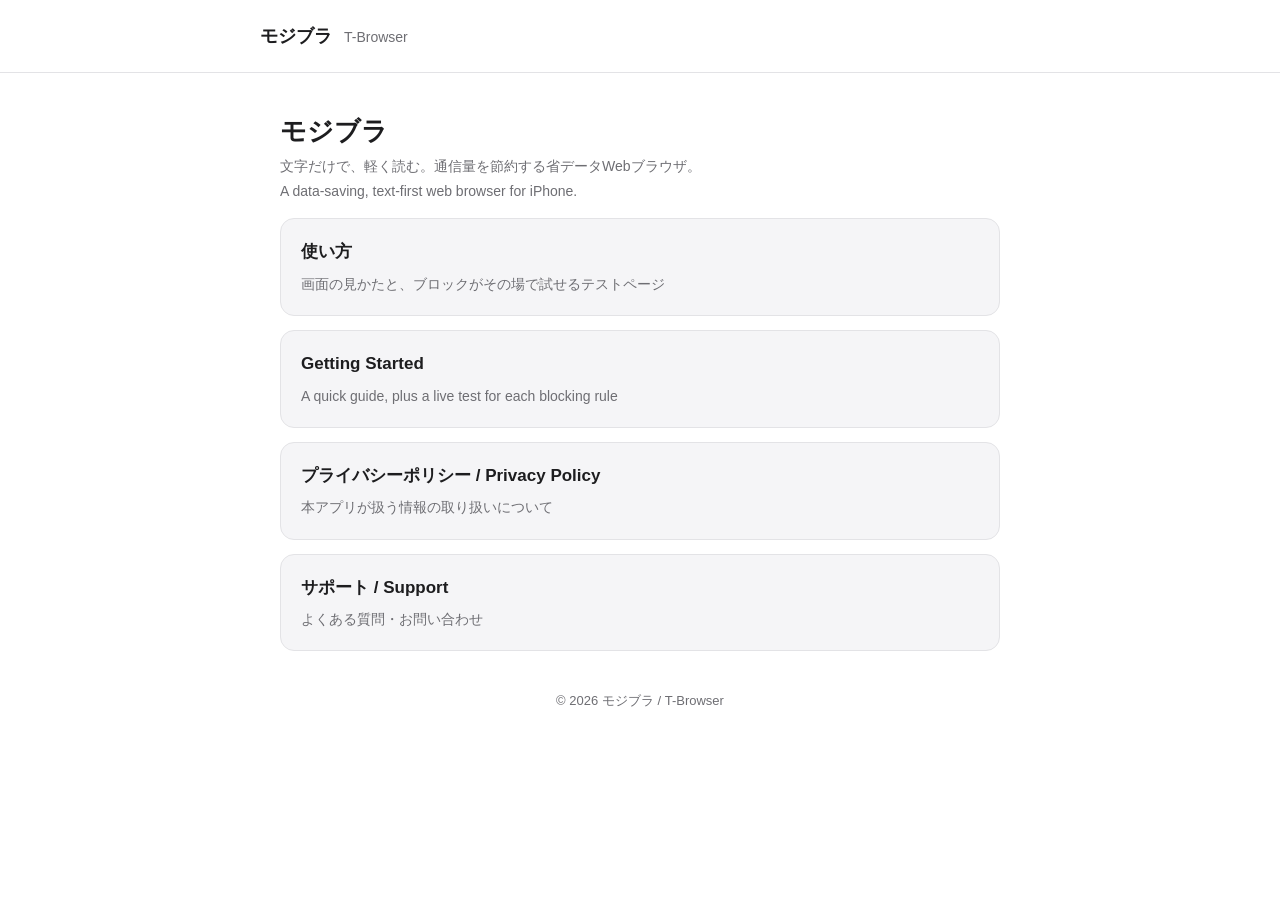
<file: index.html>
<!DOCTYPE html>
<html lang="ja">
<head>
<meta charset="utf-8">
<meta name="viewport" content="width=device-width, initial-scale=1">
<title>モジブラ / T-Browser</title>
<link rel="stylesheet" href="style.css">
</head>
<body>
<header class="site">
  <div class="inner">
    <span class="app">モジブラ</span>
    <span class="en">T-Browser</span>
  </div>
</header>

<main class="wrap">
  <h1>モジブラ</h1>
  <p class="updated">文字だけで、軽く読む。通信量を節約する省データWebブラウザ。<br>
  A data-saving, text-first web browser for iPhone.</p>

  <a class="card" href="welcome.html">
    <div class="t">使い方</div>
    <div class="d">画面の見かたと、ブロックがその場で試せるテストページ</div>
  </a>

  <a class="card" href="welcome-en.html">
    <div class="t">Getting Started</div>
    <div class="d">A quick guide, plus a live test for each blocking rule</div>
  </a>

  <a class="card" href="privacy.html">
    <div class="t">プライバシーポリシー / Privacy Policy</div>
    <div class="d">本アプリが扱う情報の取り扱いについて</div>
  </a>

  <a class="card" href="support.html">
    <div class="t">サポート / Support</div>
    <div class="d">よくある質問・お問い合わせ</div>
  </a>

  <footer>
    © 2026 モジブラ / T-Browser
  </footer>
</main>
</body>
</html>
</file>
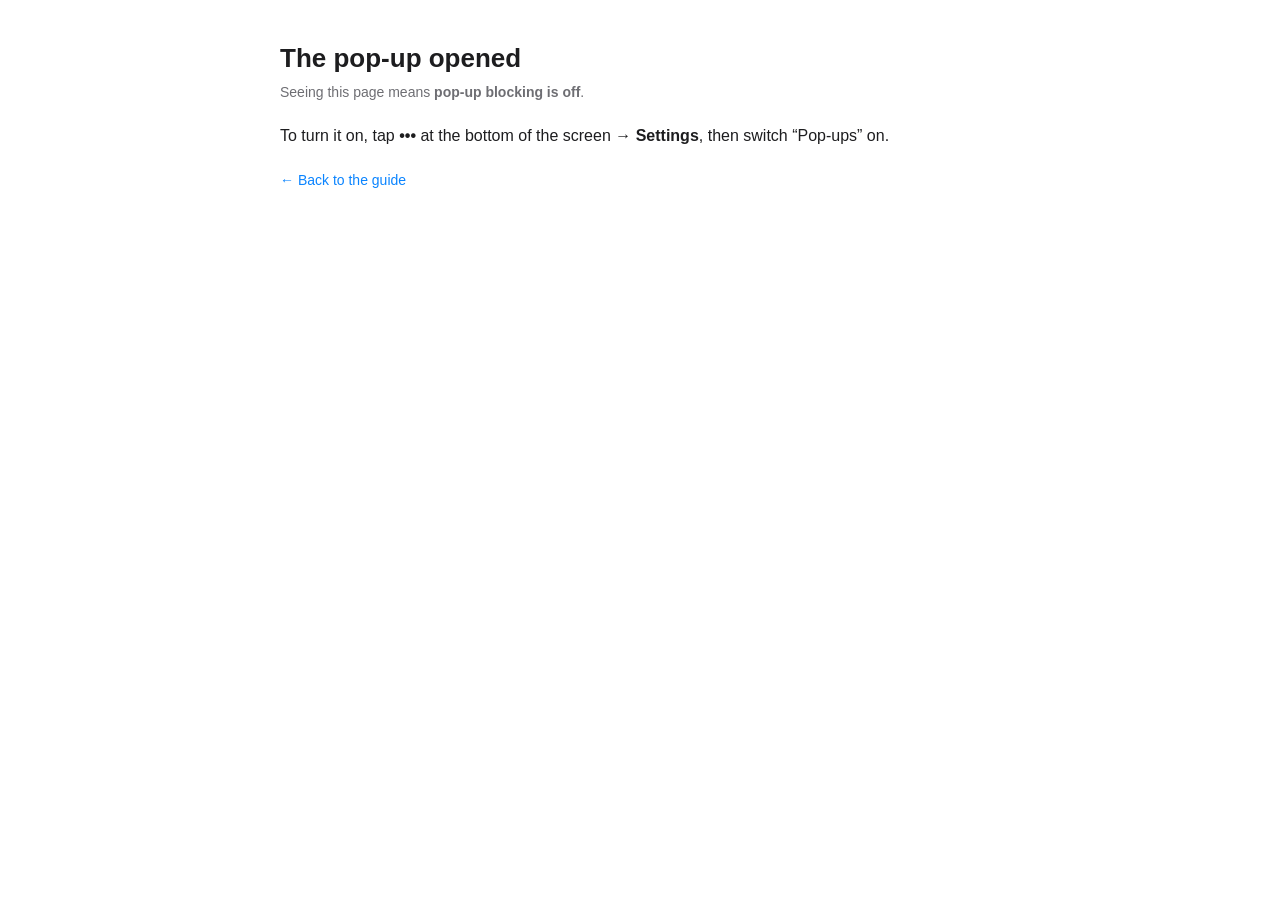
<file: popup-target-en.html>
<!DOCTYPE html>
<html lang="en">
<head>
<meta charset="utf-8">
<meta name="viewport" content="width=device-width, initial-scale=1">
<title>Pop-up opened / T-Browser</title>
<link rel="stylesheet" href="style.css">
</head>
<body>
<main class="wrap">
  <h1>The pop-up opened</h1>
  <p class="updated">
    Seeing this page means <strong>pop-up blocking is off</strong>.
  </p>
  <p>
    To turn it on, tap <strong>•••</strong> at the bottom of the screen →
    <strong>Settings</strong>, then switch “Pop-ups” on.
  </p>
  <p><a class="backlink" href="welcome-en.html">← Back to the guide</a></p>
</main>
</body>
</html>
</file>
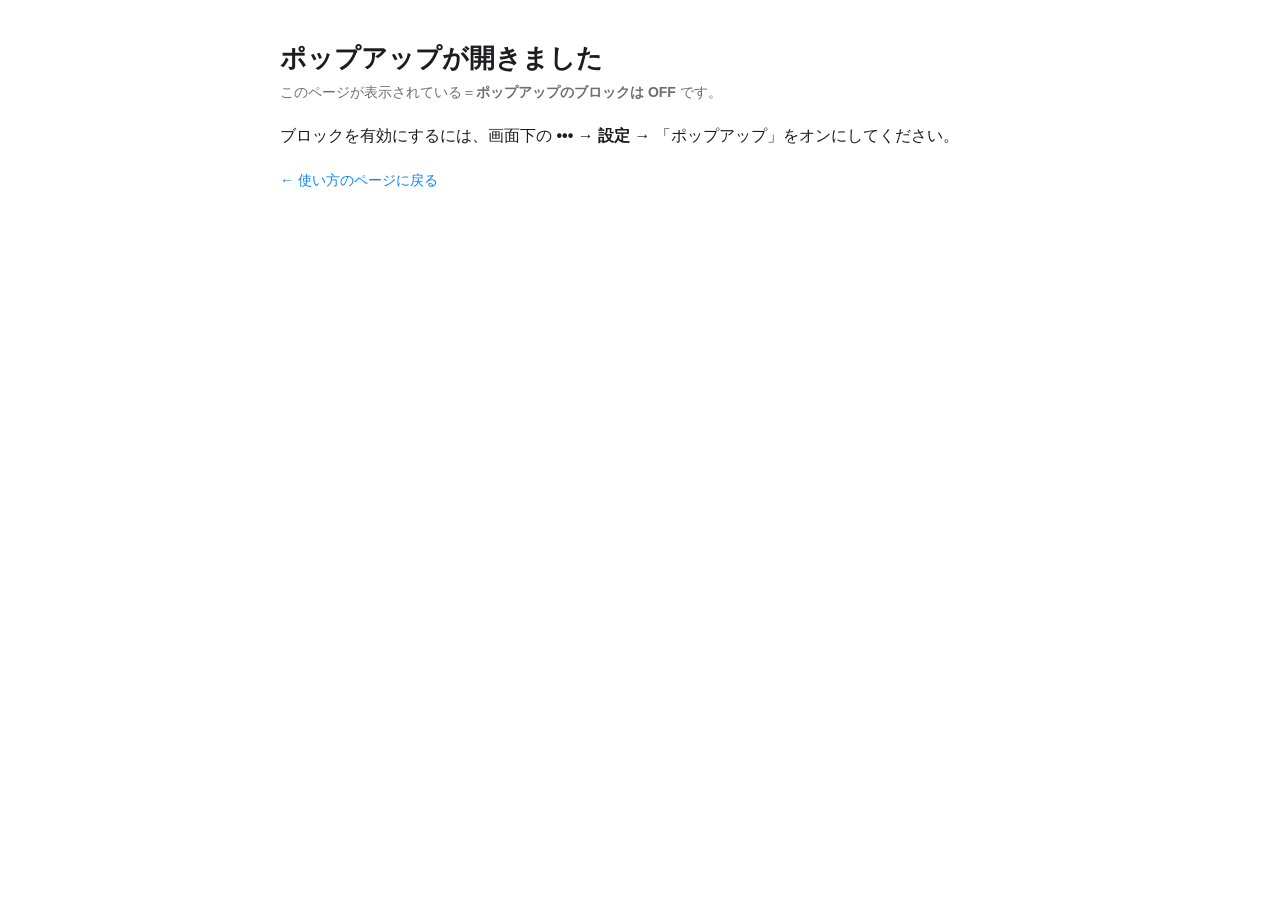
<file: popup-target.html>
<!DOCTYPE html>
<html lang="ja">
<head>
<meta charset="utf-8">
<meta name="viewport" content="width=device-width, initial-scale=1">
<title>ポップアップが開きました / モジブラ</title>
<link rel="stylesheet" href="style.css">
</head>
<body>
<main class="wrap">
  <h1>ポップアップが開きました</h1>
  <p class="updated">
    このページが表示されている＝<strong>ポップアップのブロックは OFF</strong> です。
  </p>
  <p>
    ブロックを有効にするには、画面下の <strong>•••</strong> →
    <strong>設定</strong> → 「ポップアップ」をオンにしてください。
  </p>
  <p><a class="backlink" href="welcome.html">← 使い方のページに戻る</a></p>
</main>
</body>
</html>
</file>
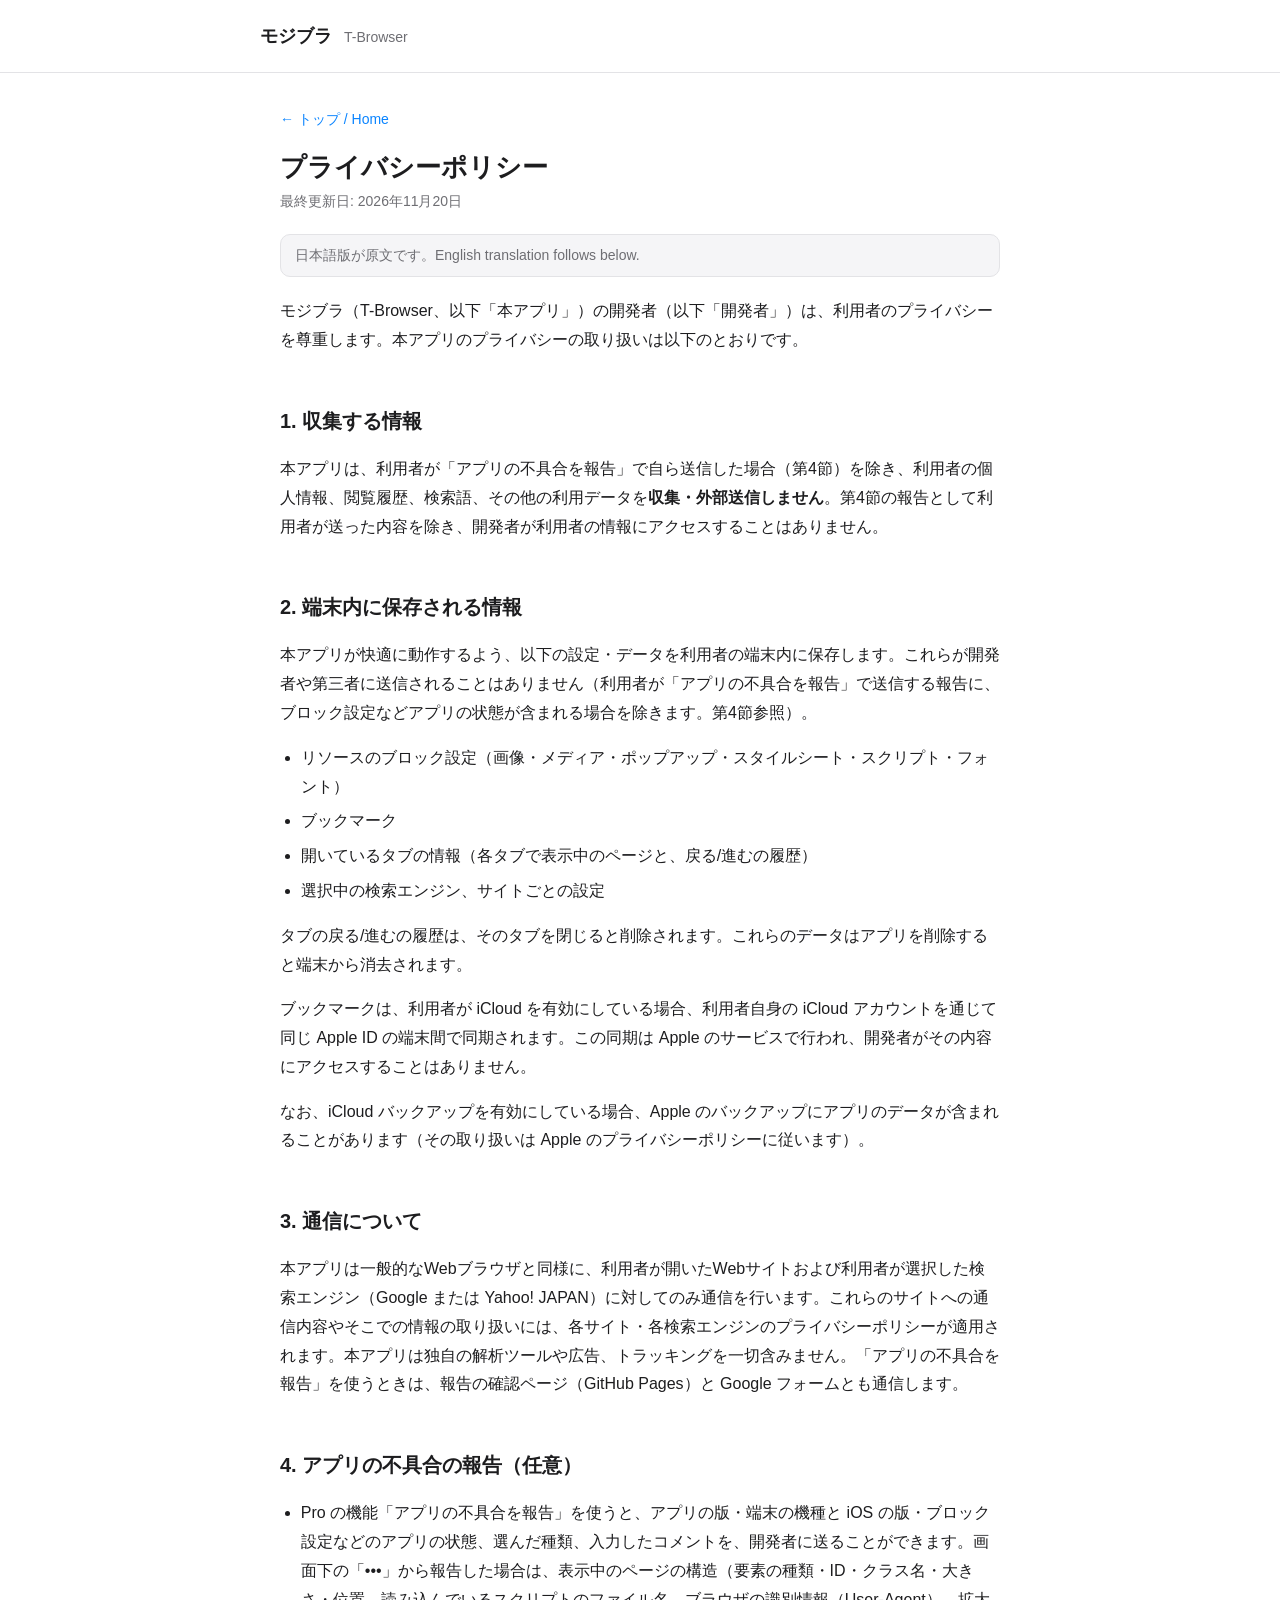
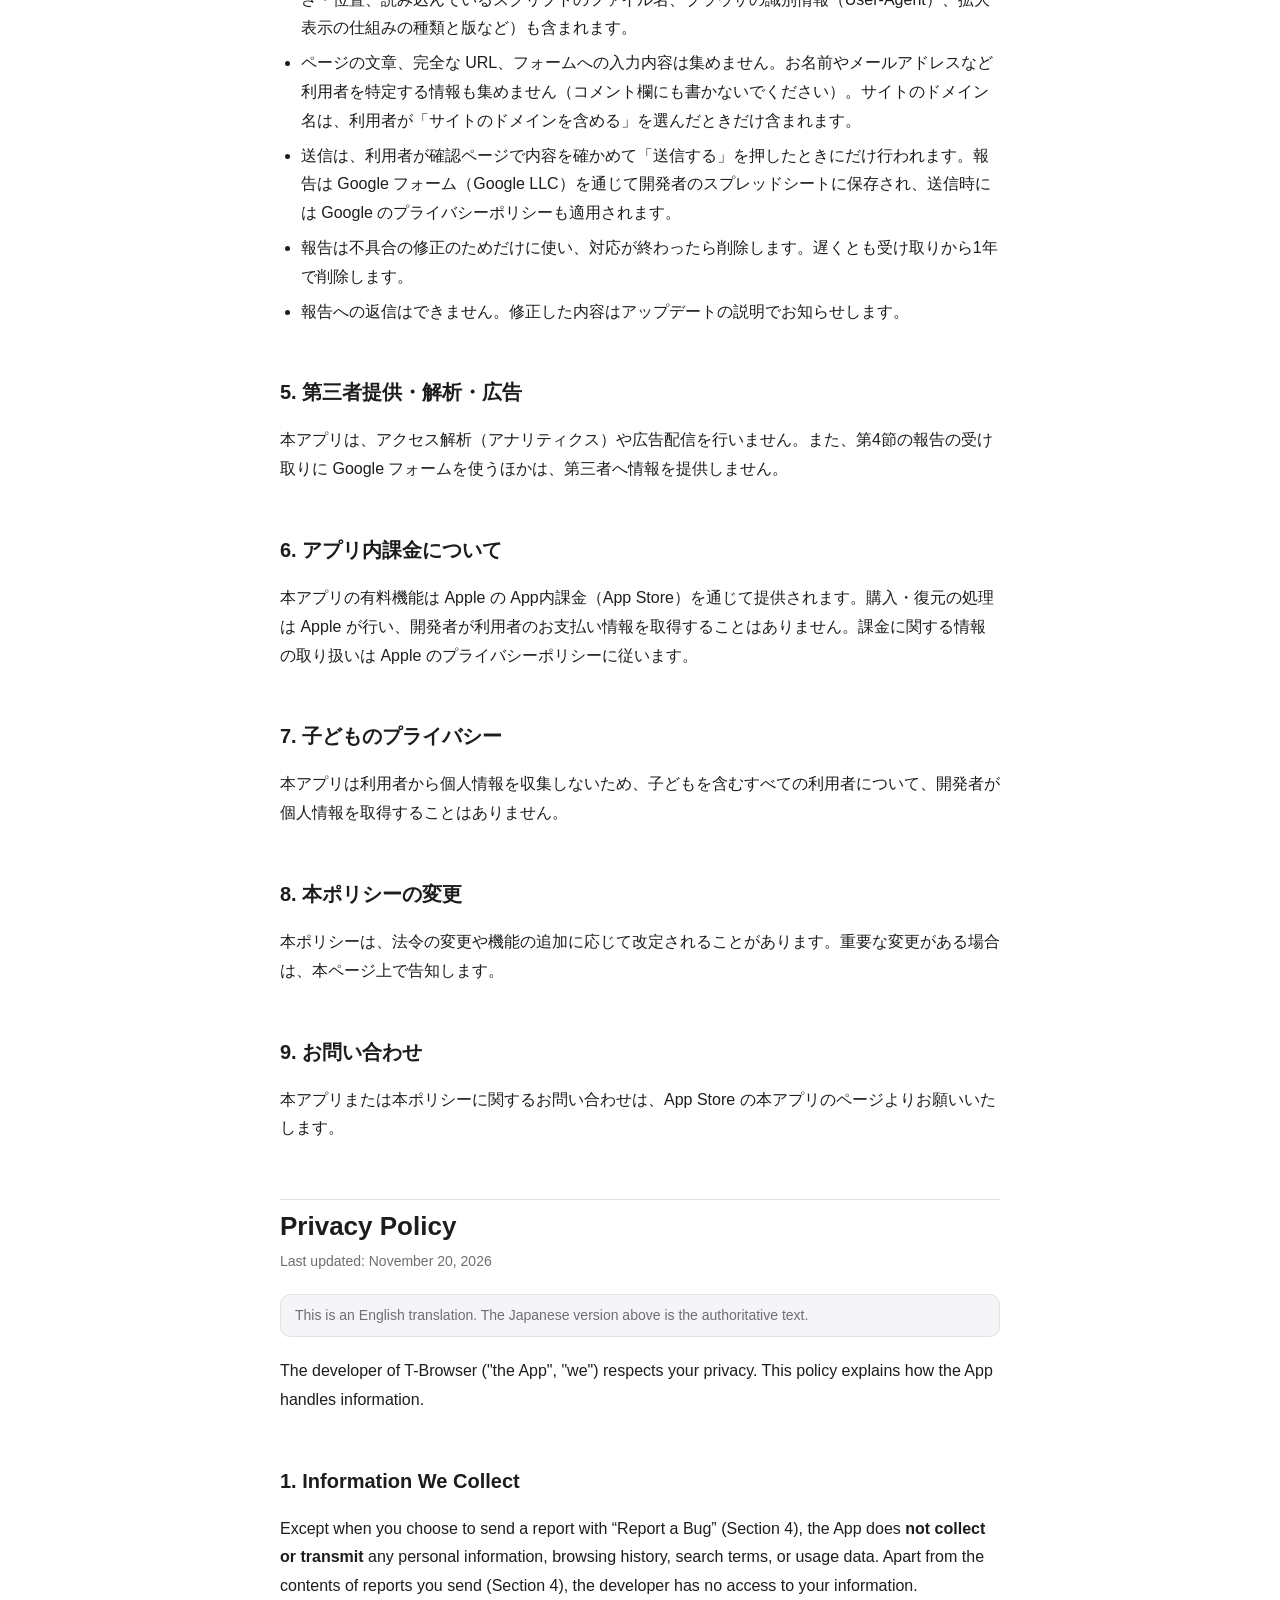
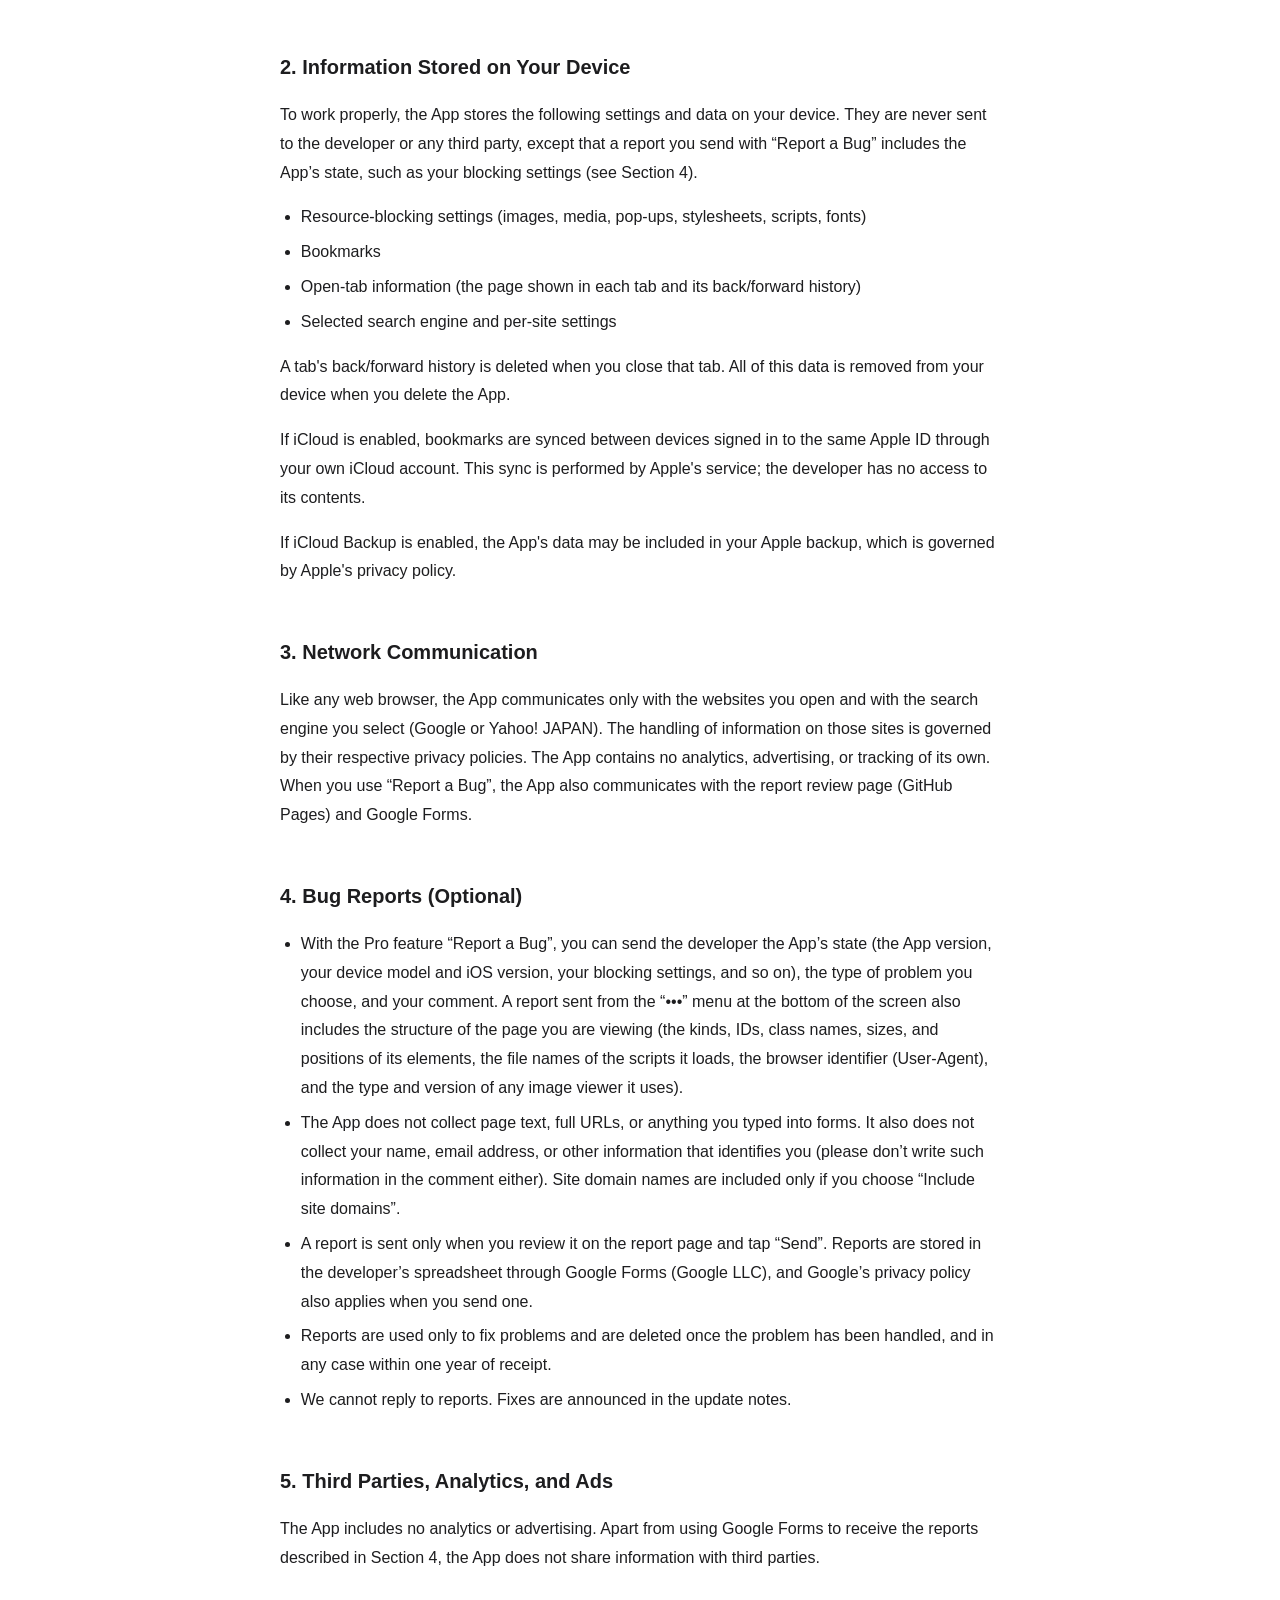
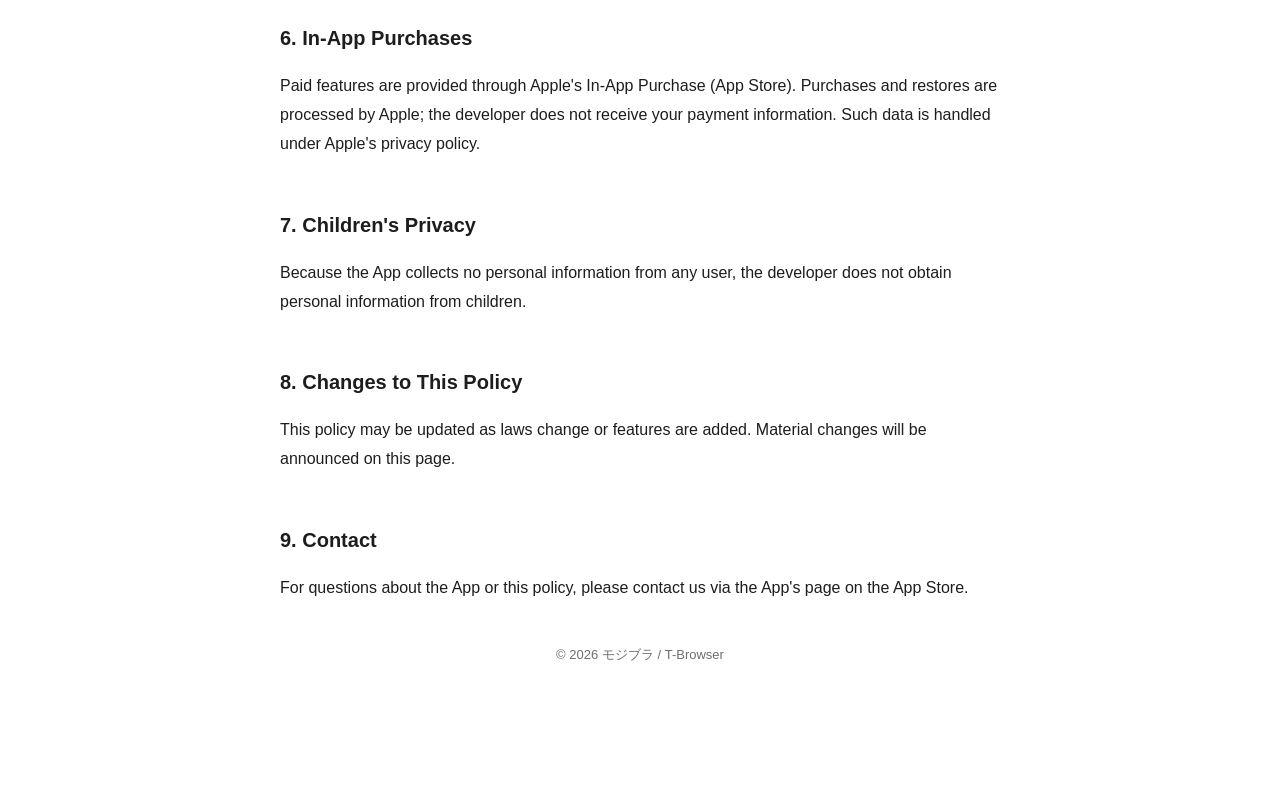
<file: privacy.html>
<!DOCTYPE html>
<html lang="ja">
<head>
<meta charset="utf-8">
<meta name="viewport" content="width=device-width, initial-scale=1">
<title>プライバシーポリシー / Privacy Policy — モジブラ</title>
<link rel="stylesheet" href="style.css">
</head>
<body>
<header class="site">
  <div class="inner">
    <span class="app">モジブラ</span>
    <span class="en">T-Browser</span>
  </div>
</header>

<main class="wrap">
  <a class="backlink" href="index.html">← トップ / Home</a>
  <h1>プライバシーポリシー</h1>
  <p class="updated">最終更新日: 2026年11月20日</p>

  <div class="lang-note">日本語版が原文です。English translation follows below.</div>

  <p>モジブラ（T-Browser、以下「本アプリ」）の開発者（以下「開発者」）は、利用者のプライバシーを尊重します。本アプリのプライバシーの取り扱いは以下のとおりです。</p>

  <h2>1. 収集する情報</h2>
  <p>本アプリは、利用者が「アプリの不具合を報告」で自ら送信した場合（第4節）を除き、利用者の個人情報、閲覧履歴、検索語、その他の利用データを<strong>収集・外部送信しません</strong>。第4節の報告として利用者が送った内容を除き、開発者が利用者の情報にアクセスすることはありません。</p>

  <h2>2. 端末内に保存される情報</h2>
  <p>本アプリが快適に動作するよう、以下の設定・データを利用者の端末内に保存します。これらが開発者や第三者に送信されることはありません（利用者が「アプリの不具合を報告」で送信する報告に、ブロック設定などアプリの状態が含まれる場合を除きます。第4節参照）。</p>
  <ul>
    <li>リソースのブロック設定（画像・メディア・ポップアップ・スタイルシート・スクリプト・フォント）</li>
    <li>ブックマーク</li>
    <li>開いているタブの情報（各タブで表示中のページと、戻る/進むの履歴）</li>
    <li>選択中の検索エンジン、サイトごとの設定</li>
  </ul>
  <p>タブの戻る/進むの履歴は、そのタブを閉じると削除されます。これらのデータはアプリを削除すると端末から消去されます。</p>
  <p>ブックマークは、利用者が iCloud を有効にしている場合、利用者自身の iCloud アカウントを通じて同じ Apple ID の端末間で同期されます。この同期は Apple のサービスで行われ、開発者がその内容にアクセスすることはありません。</p>
  <p>なお、iCloud バックアップを有効にしている場合、Apple のバックアップにアプリのデータが含まれることがあります（その取り扱いは Apple のプライバシーポリシーに従います）。</p>

  <h2>3. 通信について</h2>
  <p>本アプリは一般的なWebブラウザと同様に、利用者が開いたWebサイトおよび利用者が選択した検索エンジン（Google または Yahoo! JAPAN）に対してのみ通信を行います。これらのサイトへの通信内容やそこでの情報の取り扱いには、各サイト・各検索エンジンのプライバシーポリシーが適用されます。本アプリは独自の解析ツールや広告、トラッキングを一切含みません。「アプリの不具合を報告」を使うときは、報告の確認ページ（GitHub Pages）と Google フォームとも通信します。</p>

  <h2>4. アプリの不具合の報告（任意）</h2>
  <ul>
    <li>Pro の機能「アプリの不具合を報告」を使うと、アプリの版・端末の機種と iOS の版・ブロック設定などのアプリの状態、選んだ種類、入力したコメントを、開発者に送ることができます。画面下の「•••」から報告した場合は、表示中のページの構造（要素の種類・ID・クラス名・大きさ・位置、読み込んでいるスクリプトのファイル名、ブラウザの識別情報（User-Agent）、拡大表示の仕組みの種類と版など）も含まれます。</li>
    <li>ページの文章、完全な URL、フォームへの入力内容は集めません。お名前やメールアドレスなど利用者を特定する情報も集めません（コメント欄にも書かないでください）。サイトのドメイン名は、利用者が「サイトのドメインを含める」を選んだときだけ含まれます。</li>
    <li>送信は、利用者が確認ページで内容を確かめて「送信する」を押したときにだけ行われます。報告は Google フォーム（Google LLC）を通じて開発者のスプレッドシートに保存され、送信時には Google のプライバシーポリシーも適用されます。</li>
    <li>報告は不具合の修正のためだけに使い、対応が終わったら削除します。遅くとも受け取りから1年で削除します。</li>
    <li>報告への返信はできません。修正した内容はアップデートの説明でお知らせします。</li>
  </ul>

  <h2>5. 第三者提供・解析・広告</h2>
  <p>本アプリは、アクセス解析（アナリティクス）や広告配信を行いません。また、第4節の報告の受け取りに Google フォームを使うほかは、第三者へ情報を提供しません。</p>

  <h2>6. アプリ内課金について</h2>
  <p>本アプリの有料機能は Apple の App内課金（App Store）を通じて提供されます。購入・復元の処理は Apple が行い、開発者が利用者のお支払い情報を取得することはありません。課金に関する情報の取り扱いは Apple のプライバシーポリシーに従います。</p>

  <h2>7. 子どものプライバシー</h2>
  <p>本アプリは利用者から個人情報を収集しないため、子どもを含むすべての利用者について、開発者が個人情報を取得することはありません。</p>

  <h2>8. 本ポリシーの変更</h2>
  <p>本ポリシーは、法令の変更や機能の追加に応じて改定されることがあります。重要な変更がある場合は、本ページ上で告知します。</p>

  <h2>9. お問い合わせ</h2>
  <p>本アプリまたは本ポリシーに関するお問い合わせは、App Store の本アプリのページよりお願いいたします。</p>

  <hr class="sep">

  <h1>Privacy Policy</h1>
  <p class="updated">Last updated: November 20, 2026</p>
  <div class="lang-note">This is an English translation. The Japanese version above is the authoritative text.</div>

  <p>The developer of T-Browser ("the App", "we") respects your privacy. This policy explains how the App handles information.</p>

  <h2>1. Information We Collect</h2>
  <p>Except when you choose to send a report with “Report a Bug” (Section 4), the App does <strong>not collect or transmit</strong> any personal information, browsing history, search terms, or usage data. Apart from the contents of reports you send (Section 4), the developer has no access to your information.</p>

  <h2>2. Information Stored on Your Device</h2>
  <p>To work properly, the App stores the following settings and data on your device. They are never sent to the developer or any third party, except that a report you send with “Report a Bug” includes the App’s state, such as your blocking settings (see Section 4).</p>
  <ul>
    <li>Resource-blocking settings (images, media, pop-ups, stylesheets, scripts, fonts)</li>
    <li>Bookmarks</li>
    <li>Open-tab information (the page shown in each tab and its back/forward history)</li>
    <li>Selected search engine and per-site settings</li>
  </ul>
  <p>A tab's back/forward history is deleted when you close that tab. All of this data is removed from your device when you delete the App.</p>
  <p>If iCloud is enabled, bookmarks are synced between devices signed in to the same Apple ID through your own iCloud account. This sync is performed by Apple's service; the developer has no access to its contents.</p>
  <p> If iCloud Backup is enabled, the App's data may be included in your Apple backup, which is governed by Apple's privacy policy.</p>

  <h2>3. Network Communication</h2>
  <p>Like any web browser, the App communicates only with the websites you open and with the search engine you select (Google or Yahoo! JAPAN). The handling of information on those sites is governed by their respective privacy policies. The App contains no analytics, advertising, or tracking of its own. When you use “Report a Bug”, the App also communicates with the report review page (GitHub Pages) and Google Forms.</p>

  <h2>4. Bug Reports (Optional)</h2>
  <ul>
    <li>With the Pro feature “Report a Bug”, you can send the developer the App’s state (the App version, your device model and iOS version, your blocking settings, and so on), the type of problem you choose, and your comment. A report sent from the “•••” menu at the bottom of the screen also includes the structure of the page you are viewing (the kinds, IDs, class names, sizes, and positions of its elements, the file names of the scripts it loads, the browser identifier (User-Agent), and the type and version of any image viewer it uses).</li>
    <li>The App does not collect page text, full URLs, or anything you typed into forms. It also does not collect your name, email address, or other information that identifies you (please don’t write such information in the comment either). Site domain names are included only if you choose “Include site domains”.</li>
    <li>A report is sent only when you review it on the report page and tap “Send”. Reports are stored in the developer’s spreadsheet through Google Forms (Google LLC), and Google’s privacy policy also applies when you send one.</li>
    <li>Reports are used only to fix problems and are deleted once the problem has been handled, and in any case within one year of receipt.</li>
    <li>We cannot reply to reports. Fixes are announced in the update notes.</li>
  </ul>

  <h2>5. Third Parties, Analytics, and Ads</h2>
  <p>The App includes no analytics or advertising. Apart from using Google Forms to receive the reports described in Section 4, the App does not share information with third parties.</p>

  <h2>6. In-App Purchases</h2>
  <p>Paid features are provided through Apple's In-App Purchase (App Store). Purchases and restores are processed by Apple; the developer does not receive your payment information. Such data is handled under Apple's privacy policy.</p>

  <h2>7. Children's Privacy</h2>
  <p>Because the App collects no personal information from any user, the developer does not obtain personal information from children.</p>

  <h2>8. Changes to This Policy</h2>
  <p>This policy may be updated as laws change or features are added. Material changes will be announced on this page.</p>

  <h2>9. Contact</h2>
  <p>For questions about the App or this policy, please contact us via the App's page on the App Store.</p>

  <footer>© 2026 モジブラ / T-Browser</footer>
</main>
</body>
</html>
</file>
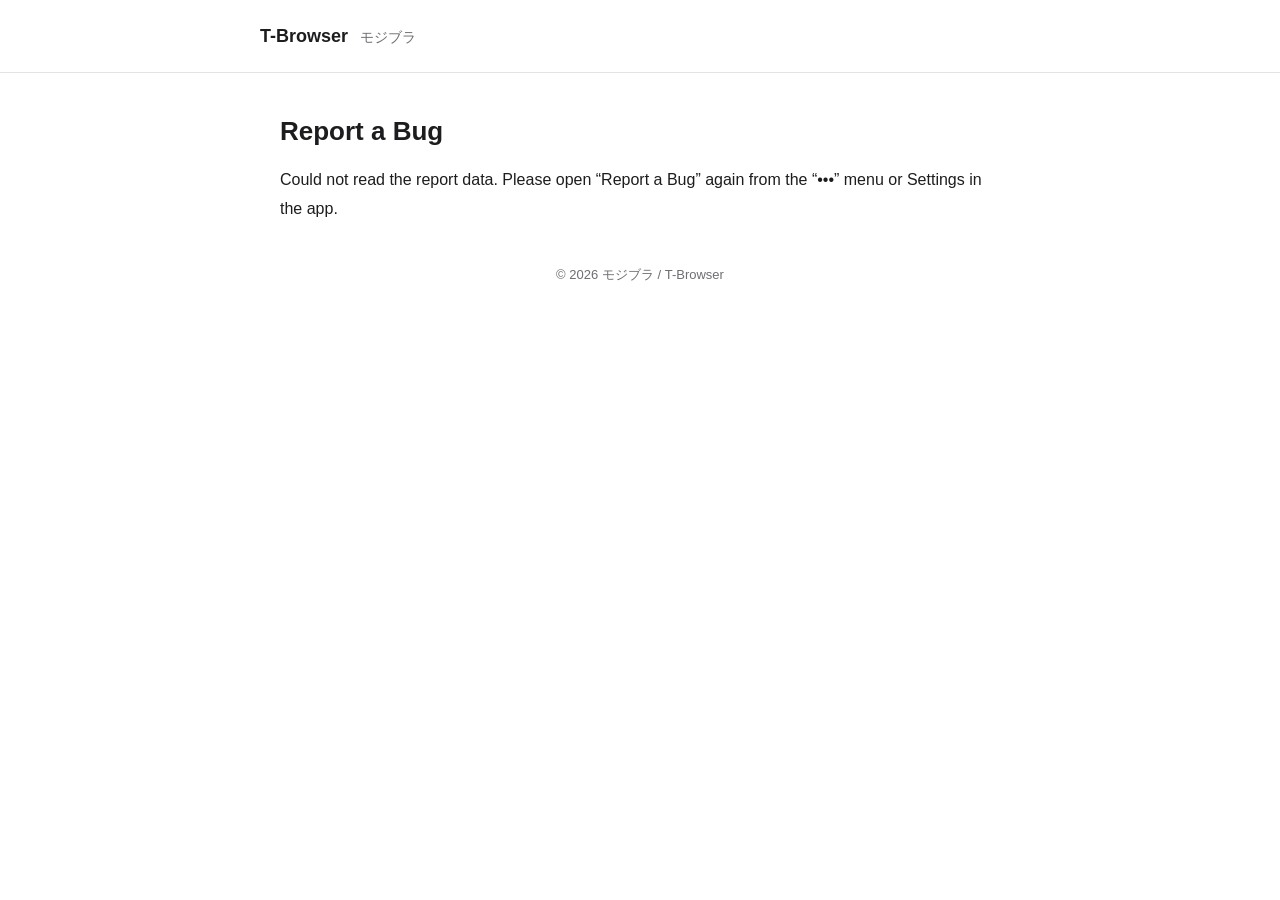
<file: report-en.html>
<!DOCTYPE html>
<html lang="en">
<head>
<meta charset="utf-8">
<meta name="viewport" content="width=device-width, initial-scale=1">
<meta name="robots" content="noindex">
<meta name="referrer" content="no-referrer">
<title>Report a Bug — T-Browser</title>
<link rel="stylesheet" href="style.css">
<style>
  .choice { display: flex; align-items: center; gap: 10px; padding: 8px 0; font-size: 16px; }
  .choice input { width: 20px; height: 20px; margin: 0; }
  .note { color: var(--muted); font-size: 14px; line-height: 1.6; margin: 6px 0; }
  textarea {
    width: 100%; font: inherit; font-size: 16px; color: var(--text); background: var(--surface);
    border: 1px solid var(--border); border-radius: 10px; padding: 10px 12px;
  }
  pre#preview {
    white-space: pre-wrap; word-break: break-all; font-size: 12px; line-height: 1.5;
    background: var(--surface); border: 1px solid var(--border); border-radius: 10px;
    padding: 10px 12px; max-height: 45vh; overflow: auto; margin: 8px 0;
  }
  .send {
    display: block; width: 100%; margin: 20px 0 8px; padding: 14px; border: none; border-radius: 12px;
    background: var(--accent); color: #fff; font: inherit; font-size: 17px; font-weight: 700;
  }
  .send:disabled { opacity: 0.4; }
  #domains-row { margin-top: 24px; }
</style>
</head>
<body>
<header class="site">
  <div class="inner">
    <span class="app">T-Browser</span>
    <span class="en">モジブラ</span>
  </div>
</header>
<main class="wrap">
  <h1>Report a Bug</h1>

  <noscript>
    <p>This page needs JavaScript. Turn on JavaScript in Settings → Apps → Safari → Advanced on your iPhone, then open “Report a Bug” in the app again.</p>
  </noscript>

  <div id="error" hidden>
    <p>Could not read the report data. Please open “Report a Bug” again from the “•••” menu or Settings in the app.</p>
  </div>

  <div id="report" hidden>
    <p class="updated">Review what will be sent, then tap “Send”. Nothing is sent until you do.</p>

    <h2>Type</h2>
    <label class="choice"><input type="radio" name="kind" value="longpress"> A blocked image doesn’t appear when I touch and hold it</label>
    <label class="choice"><input type="radio" name="kind" value="layout"> A page looks broken</label>
    <label class="choice"><input type="radio" name="kind" value="other"> Another problem with the app</label>
    <p id="hint-page" class="note" hidden>For problems with a page, open that page and report from the “•••” menu at the bottom. That makes the cause easier to find.</p>

    <h2>Comment (optional)</h2>
    <textarea id="comment" rows="4" maxlength="1000" placeholder="What happened and what you were doing"></textarea>
    <p class="note">Please don’t include your name, email address, or anything else that identifies you. We can’t reply to reports.</p>

    <div id="domains-row">
      <label class="choice"><input type="checkbox" id="domains"> Include site domains</label>
      <p class="note">When off, domain names are replaced with “this site”, “other site A”, and so on. The site may still be recognizable from how the page is built (for example, element names).</p>
    </div>

    <h2>What will be sent (full text)</h2>
    <p id="note-nopage" class="note" hidden>Page information could not be collected. Only the app’s state will be sent.</p>
    <p id="note-partial" class="note" hidden>Some page information could not be collected.</p>
    <p id="note-trimmed" class="note" hidden>Some lists were shortened because they were too long.</p>
    <pre id="preview"></pre>
    <p class="note">Page text, full URLs, and anything you typed on the page are not included.</p>

    <button type="button" id="send" class="send">Send</button>
    <p id="status-notready" class="note" hidden>Not available yet. Reports can’t be sent from this page yet.</p>
    <p class="note">Reports are sent to a Google Form. After sending, tap the Done button (✓) at the top left to return to the app.
      See the <a href="privacy.html">Privacy Policy</a> for details.</p>
  </div>

  <footer>© 2026 モジブラ / T-Browser</footer>
</main>
<script src="report.js"></script>
</body>
</html>
</file>
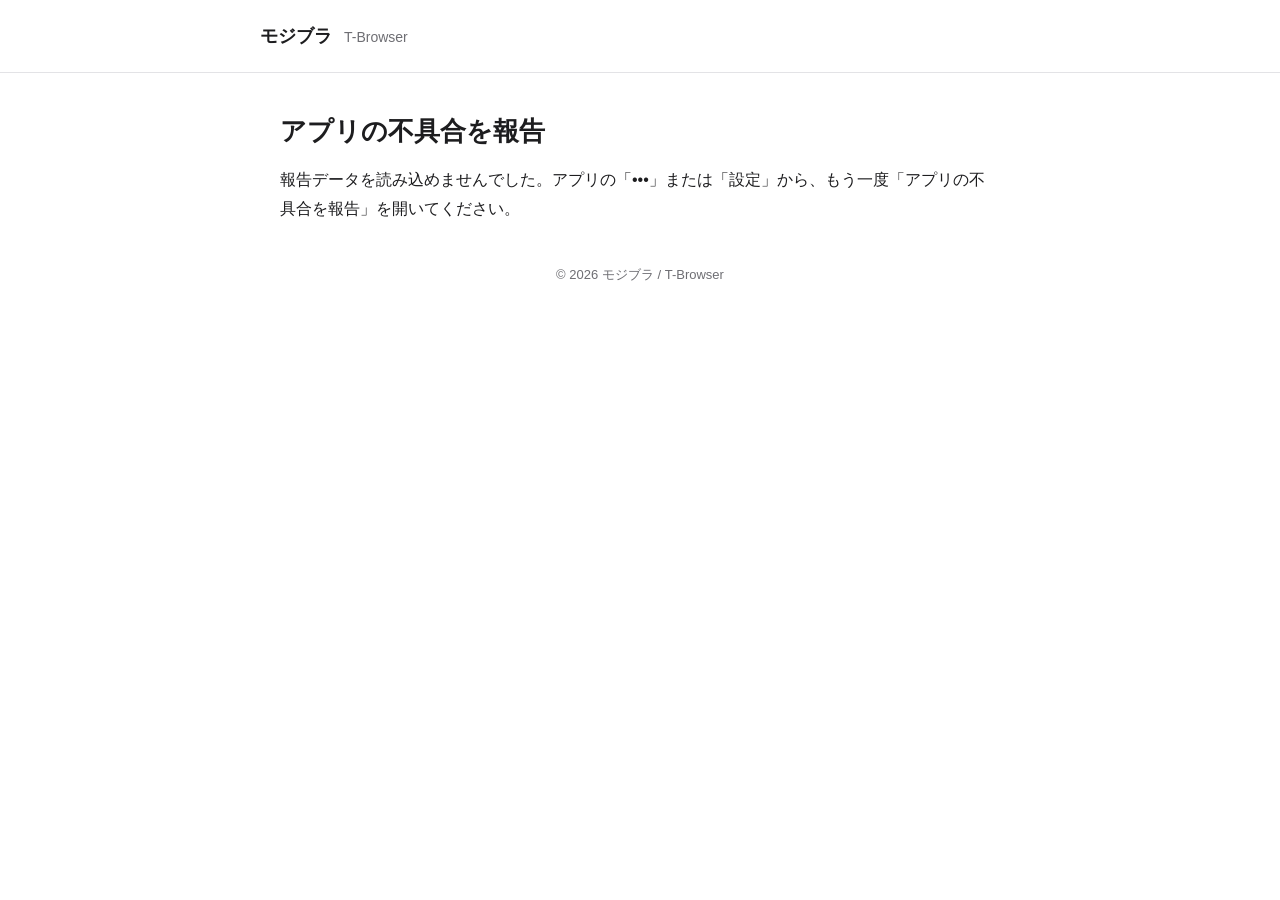
<file: report.html>
<!DOCTYPE html>
<html lang="ja">
<head>
<meta charset="utf-8">
<meta name="viewport" content="width=device-width, initial-scale=1">
<meta name="robots" content="noindex">
<meta name="referrer" content="no-referrer">
<title>アプリの不具合を報告 — モジブラ</title>
<link rel="stylesheet" href="style.css">
<style>
  .choice { display: flex; align-items: center; gap: 10px; padding: 8px 0; font-size: 16px; }
  .choice input { width: 20px; height: 20px; margin: 0; }
  .note { color: var(--muted); font-size: 14px; line-height: 1.6; margin: 6px 0; }
  textarea {
    width: 100%; font: inherit; font-size: 16px; color: var(--text); background: var(--surface);
    border: 1px solid var(--border); border-radius: 10px; padding: 10px 12px;
  }
  pre#preview {
    white-space: pre-wrap; word-break: break-all; font-size: 12px; line-height: 1.5;
    background: var(--surface); border: 1px solid var(--border); border-radius: 10px;
    padding: 10px 12px; max-height: 45vh; overflow: auto; margin: 8px 0;
  }
  .send {
    display: block; width: 100%; margin: 20px 0 8px; padding: 14px; border: none; border-radius: 12px;
    background: var(--accent); color: #fff; font: inherit; font-size: 17px; font-weight: 700;
  }
  .send:disabled { opacity: 0.4; }
  #domains-row { margin-top: 24px; }
</style>
</head>
<body>
<header class="site">
  <div class="inner">
    <span class="app">モジブラ</span>
    <span class="en">T-Browser</span>
  </div>
</header>
<main class="wrap">
  <h1>アプリの不具合を報告</h1>

  <noscript>
    <p>このページを表示するには JavaScript が必要です。iPhone の「設定」→「アプリ」→「Safari」→「詳細」で JavaScript をオンにしてから、アプリの「アプリの不具合を報告」をもう一度開いてください。</p>
  </noscript>

  <div id="error" hidden>
    <p>報告データを読み込めませんでした。アプリの「•••」または「設定」から、もう一度「アプリの不具合を報告」を開いてください。</p>
  </div>

  <div id="report" hidden>
    <p class="updated">送る内容を確かめてから「送信する」を押してください。押すまで、どこにも送られません。</p>

    <h2>種類</h2>
    <label class="choice"><input type="radio" name="kind" value="longpress"> 長押しで画像が出ない</label>
    <label class="choice"><input type="radio" name="kind" value="layout"> ページの表示が崩れる</label>
    <label class="choice"><input type="radio" name="kind" value="other"> その他のアプリの不具合</label>
    <p id="hint-page" class="note" hidden>ページに関わる不具合は、そのページを開いて画面下の「•••」から報告すると、原因を調べやすくなります。</p>

    <h2>コメント（任意）</h2>
    <textarea id="comment" rows="4" maxlength="1000" placeholder="起きたこと、そのとき操作したことなど"></textarea>
    <p class="note">お名前やメールアドレスなど、個人を特定できる情報は書かないでください。報告への返信はできません。</p>

    <div id="domains-row">
      <label class="choice"><input type="checkbox" id="domains"> サイトのドメインを含める</label>
      <p class="note">OFF のときは、ドメイン名を「このサイト」「別サイトA」などに置き換えて送ります。ページの作り（要素の名前など）から、どのサイトか分かる場合があります。</p>
    </div>

    <h2>送る内容（全文）</h2>
    <p id="note-nopage" class="note" hidden>ページの情報を取得できませんでした。アプリの状態だけを送ります。</p>
    <p id="note-partial" class="note" hidden>ページの情報の一部を取得できませんでした。</p>
    <p id="note-trimmed" class="note" hidden>大きすぎるため、一覧の一部を省いています。</p>
    <pre id="preview"></pre>
    <p class="note">ページの文章、完全な URL、入力した内容は含まれません。</p>

    <button type="button" id="send" class="send">送信する</button>
    <p id="status-notready" class="note" hidden>準備中です。この画面からはまだ送信できません。</p>
    <p class="note">送信先は Google フォームです。送信後の画面で左上の完了ボタン（✓）を押すと、アプリに戻れます。
      取り扱いは<a href="privacy.html">プライバシーポリシー</a>をご覧ください。</p>
  </div>

  <footer>© 2026 モジブラ / T-Browser</footer>
</main>
<script src="report.js"></script>
</body>
</html>
</file>
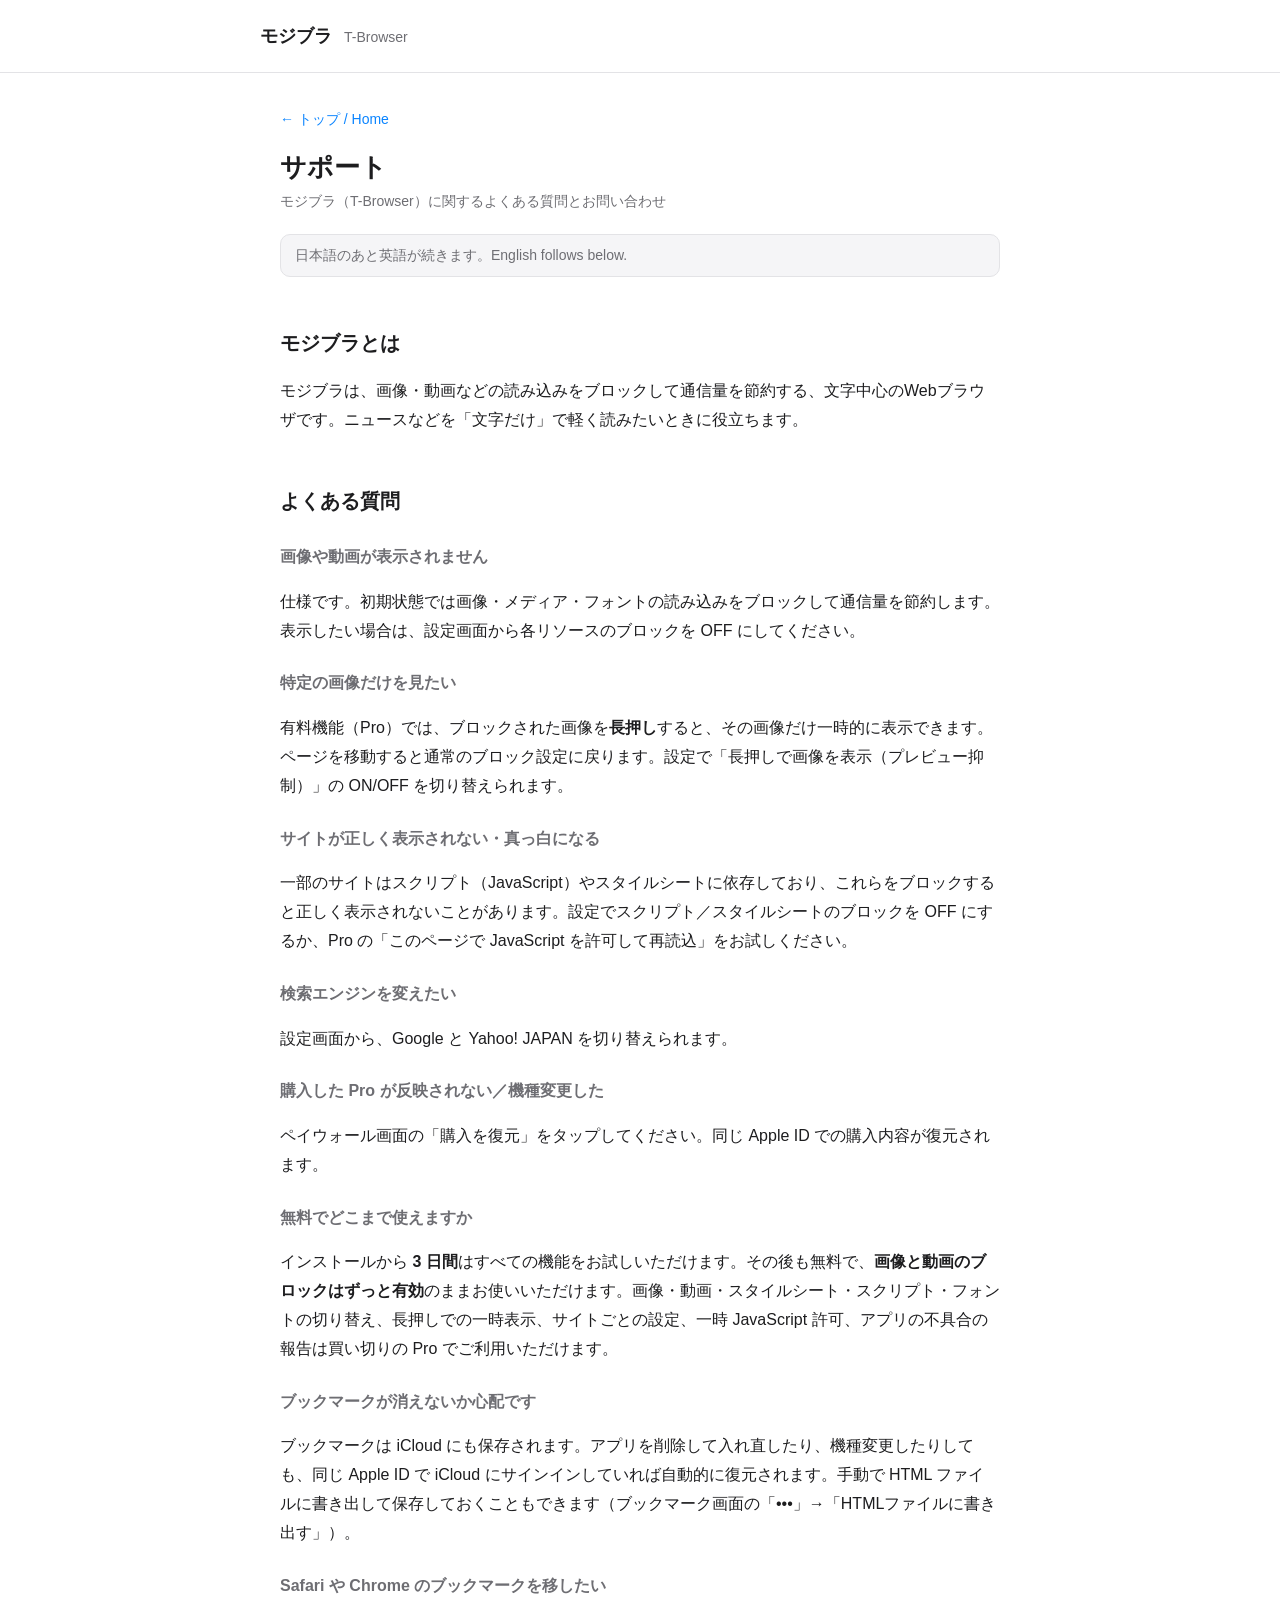
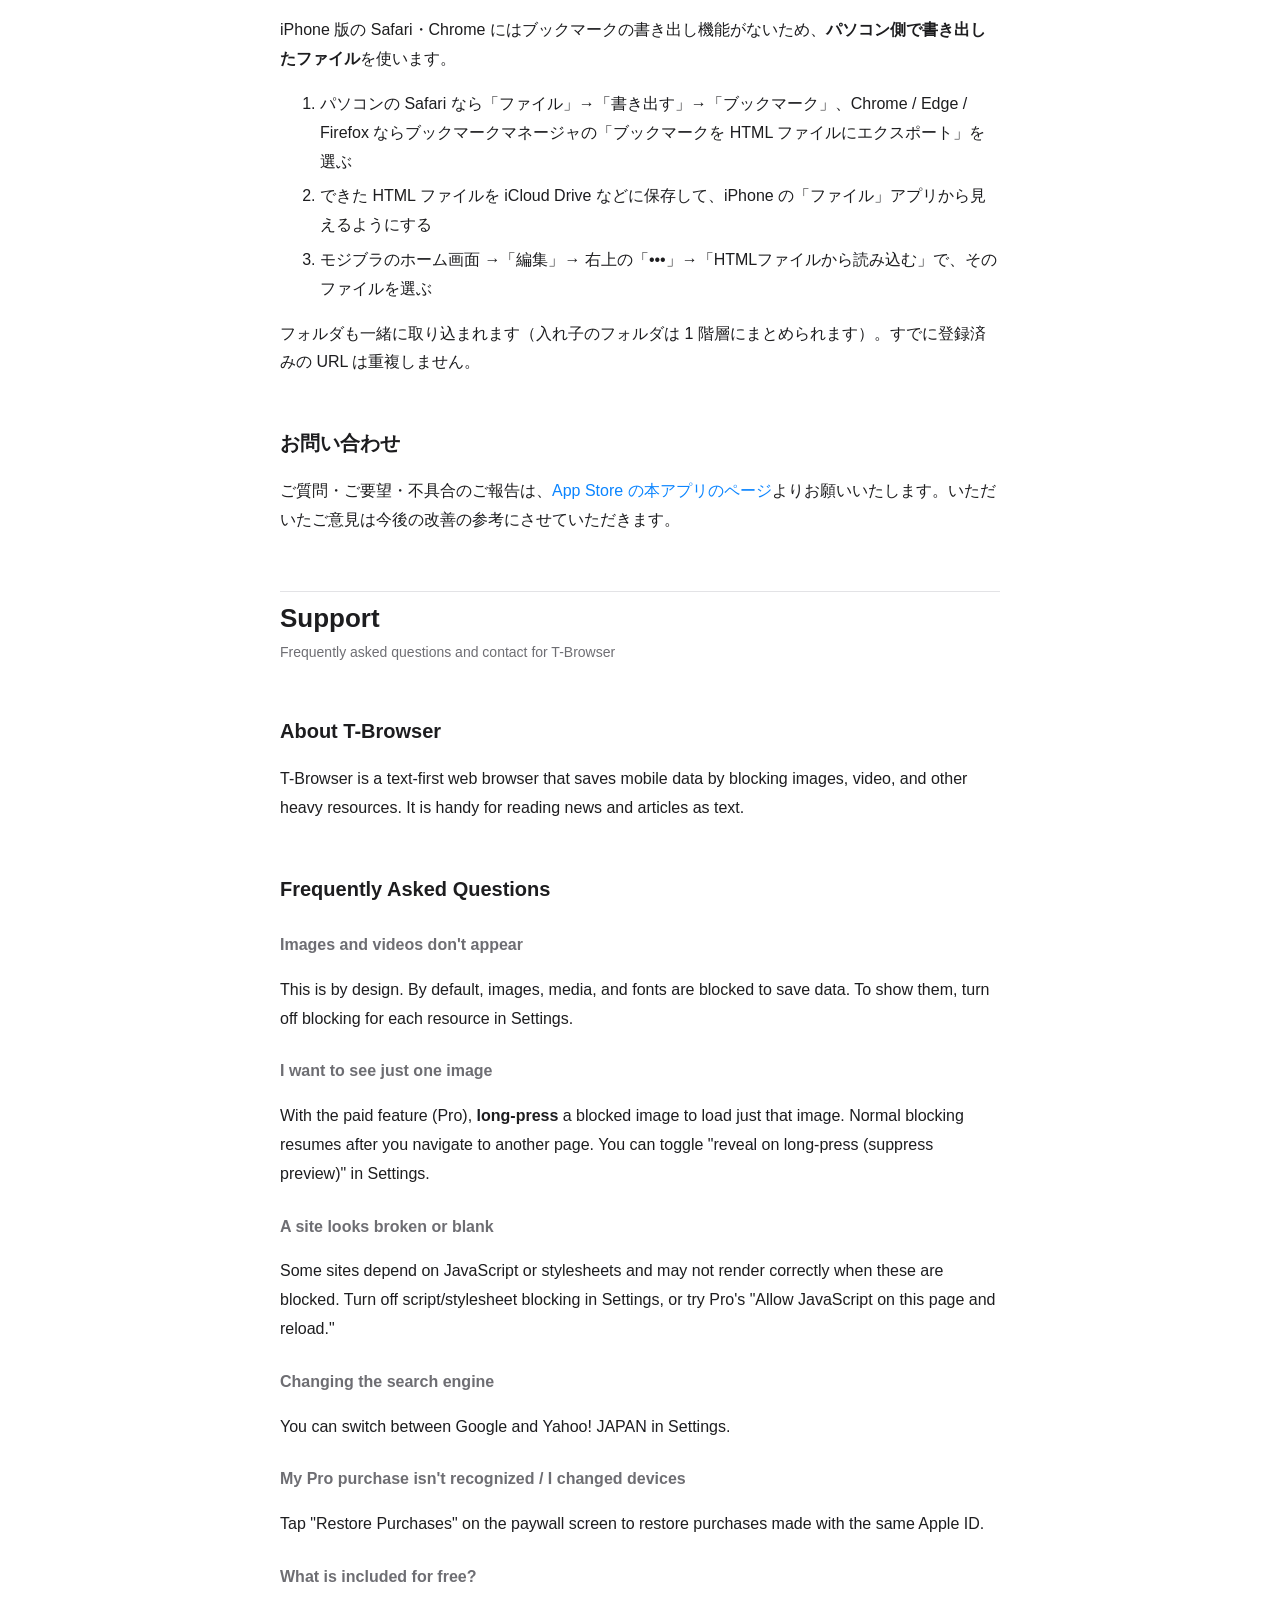
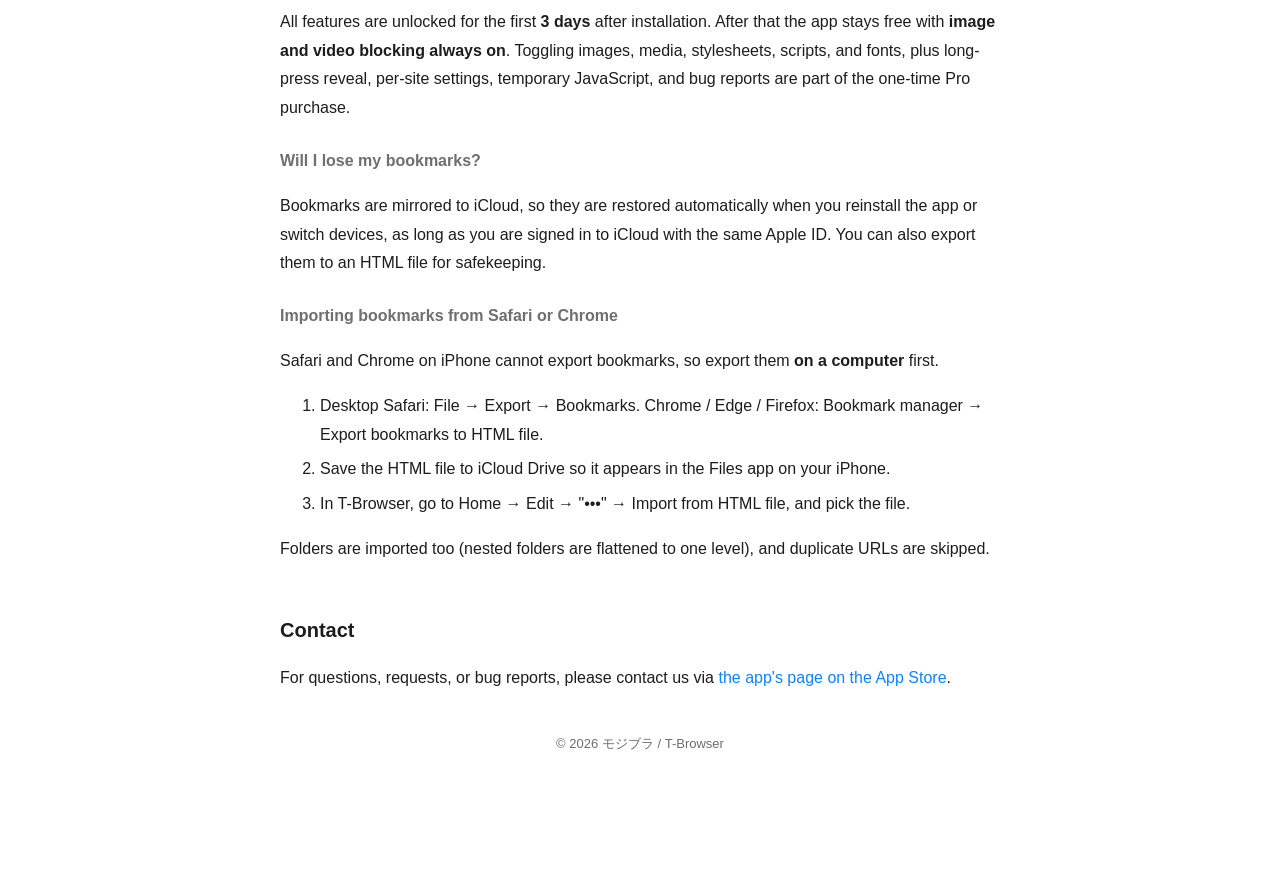
<file: support.html>
<!DOCTYPE html>
<html lang="ja">
<head>
<meta charset="utf-8">
<meta name="viewport" content="width=device-width, initial-scale=1">
<title>サポート / Support — モジブラ</title>
<link rel="stylesheet" href="style.css">
</head>
<body>
<header class="site">
  <div class="inner">
    <span class="app">モジブラ</span>
    <span class="en">T-Browser</span>
  </div>
</header>

<main class="wrap">
  <a class="backlink" href="index.html">← トップ / Home</a>
  <h1>サポート</h1>
  <p class="updated">モジブラ（T-Browser）に関するよくある質問とお問い合わせ</p>

  <div class="lang-note">日本語のあと英語が続きます。English follows below.</div>

  <h2>モジブラとは</h2>
  <p>モジブラは、画像・動画などの読み込みをブロックして通信量を節約する、文字中心のWebブラウザです。ニュースなどを「文字だけ」で軽く読みたいときに役立ちます。</p>

  <h2>よくある質問</h2>

  <h3>画像や動画が表示されません</h3>
  <p>仕様です。初期状態では画像・メディア・フォントの読み込みをブロックして通信量を節約します。表示したい場合は、設定画面から各リソースのブロックを OFF にしてください。</p>

  <h3>特定の画像だけを見たい</h3>
  <p>有料機能（Pro）では、ブロックされた画像を<strong>長押し</strong>すると、その画像だけ一時的に表示できます。ページを移動すると通常のブロック設定に戻ります。設定で「長押しで画像を表示（プレビュー抑制）」の ON/OFF を切り替えられます。</p>

  <h3>サイトが正しく表示されない・真っ白になる</h3>
  <p>一部のサイトはスクリプト（JavaScript）やスタイルシートに依存しており、これらをブロックすると正しく表示されないことがあります。設定でスクリプト／スタイルシートのブロックを OFF にするか、Pro の「このページで JavaScript を許可して再読込」をお試しください。</p>

  <h3>検索エンジンを変えたい</h3>
  <p>設定画面から、Google と Yahoo! JAPAN を切り替えられます。</p>

  <h3>購入した Pro が反映されない／機種変更した</h3>
  <p>ペイウォール画面の「購入を復元」をタップしてください。同じ Apple ID での購入内容が復元されます。</p>

  <h3>無料でどこまで使えますか</h3>
  <p>インストールから <strong>3 日間</strong>はすべての機能をお試しいただけます。その後も無料で、<strong>画像と動画のブロックはずっと有効</strong>のままお使いいただけます。画像・動画・スタイルシート・スクリプト・フォントの切り替え、長押しでの一時表示、サイトごとの設定、一時 JavaScript 許可、アプリの不具合の報告は買い切りの Pro でご利用いただけます。</p>

  <h3>ブックマークが消えないか心配です</h3>
  <p>ブックマークは iCloud にも保存されます。アプリを削除して入れ直したり、機種変更したりしても、同じ Apple ID で iCloud にサインインしていれば自動的に復元されます。手動で HTML ファイルに書き出して保存しておくこともできます（ブックマーク画面の「•••」→「HTMLファイルに書き出す」）。</p>

  <h3>Safari や Chrome のブックマークを移したい</h3>
  <p>iPhone 版の Safari・Chrome にはブックマークの書き出し機能がないため、<strong>パソコン側で書き出したファイル</strong>を使います。</p>
  <ol>
    <li>パソコンの Safari なら「ファイル」→「書き出す」→「ブックマーク」、Chrome / Edge / Firefox ならブックマークマネージャの「ブックマークを HTML ファイルにエクスポート」を選ぶ</li>
    <li>できた HTML ファイルを iCloud Drive などに保存して、iPhone の「ファイル」アプリから見えるようにする</li>
    <li>モジブラのホーム画面 →「編集」→ 右上の「•••」→「HTMLファイルから読み込む」で、そのファイルを選ぶ</li>
  </ol>
  <p>フォルダも一緒に取り込まれます（入れ子のフォルダは 1 階層にまとめられます）。すでに登録済みの URL は重複しません。</p>

  <h2>お問い合わせ</h2>
  <p>ご質問・ご要望・不具合のご報告は、<a href="https://apps.apple.com/app/id6798458820">App Store の本アプリのページ</a>よりお願いいたします。いただいたご意見は今後の改善の参考にさせていただきます。</p>

  <hr class="sep">

  <h1>Support</h1>
  <p class="updated">Frequently asked questions and contact for T-Browser</p>

  <h2>About T-Browser</h2>
  <p>T-Browser is a text-first web browser that saves mobile data by blocking images, video, and other heavy resources. It is handy for reading news and articles as text.</p>

  <h2>Frequently Asked Questions</h2>

  <h3>Images and videos don't appear</h3>
  <p>This is by design. By default, images, media, and fonts are blocked to save data. To show them, turn off blocking for each resource in Settings.</p>

  <h3>I want to see just one image</h3>
  <p>With the paid feature (Pro), <strong>long-press</strong> a blocked image to load just that image. Normal blocking resumes after you navigate to another page. You can toggle "reveal on long-press (suppress preview)" in Settings.</p>

  <h3>A site looks broken or blank</h3>
  <p>Some sites depend on JavaScript or stylesheets and may not render correctly when these are blocked. Turn off script/stylesheet blocking in Settings, or try Pro's "Allow JavaScript on this page and reload."</p>

  <h3>Changing the search engine</h3>
  <p>You can switch between Google and Yahoo! JAPAN in Settings.</p>

  <h3>My Pro purchase isn't recognized / I changed devices</h3>
  <p>Tap "Restore Purchases" on the paywall screen to restore purchases made with the same Apple ID.</p>

  <h3>What is included for free?</h3>
  <p>All features are unlocked for the first <strong>3 days</strong> after installation. After that the app stays free with <strong>image and video blocking always on</strong>. Toggling images, media, stylesheets, scripts, and fonts, plus long-press reveal, per-site settings, temporary JavaScript, and bug reports are part of the one-time Pro purchase.</p>

  <h3>Will I lose my bookmarks?</h3>
  <p>Bookmarks are mirrored to iCloud, so they are restored automatically when you reinstall the app or switch devices, as long as you are signed in to iCloud with the same Apple ID. You can also export them to an HTML file for safekeeping.</p>

  <h3>Importing bookmarks from Safari or Chrome</h3>
  <p>Safari and Chrome on iPhone cannot export bookmarks, so export them <strong>on a computer</strong> first.</p>
  <ol>
    <li>Desktop Safari: File → Export → Bookmarks. Chrome / Edge / Firefox: Bookmark manager → Export bookmarks to HTML file.</li>
    <li>Save the HTML file to iCloud Drive so it appears in the Files app on your iPhone.</li>
    <li>In T-Browser, go to Home → Edit → "•••" → Import from HTML file, and pick the file.</li>
  </ol>
  <p>Folders are imported too (nested folders are flattened to one level), and duplicate URLs are skipped.</p>

  <h2>Contact</h2>
  <p>For questions, requests, or bug reports, please contact us via <a href="https://apps.apple.com/app/id6798458820">the app's page on the App Store</a>.</p>

  <footer>© 2026 モジブラ / T-Browser</footer>
</main>
</body>
</html>
</file>
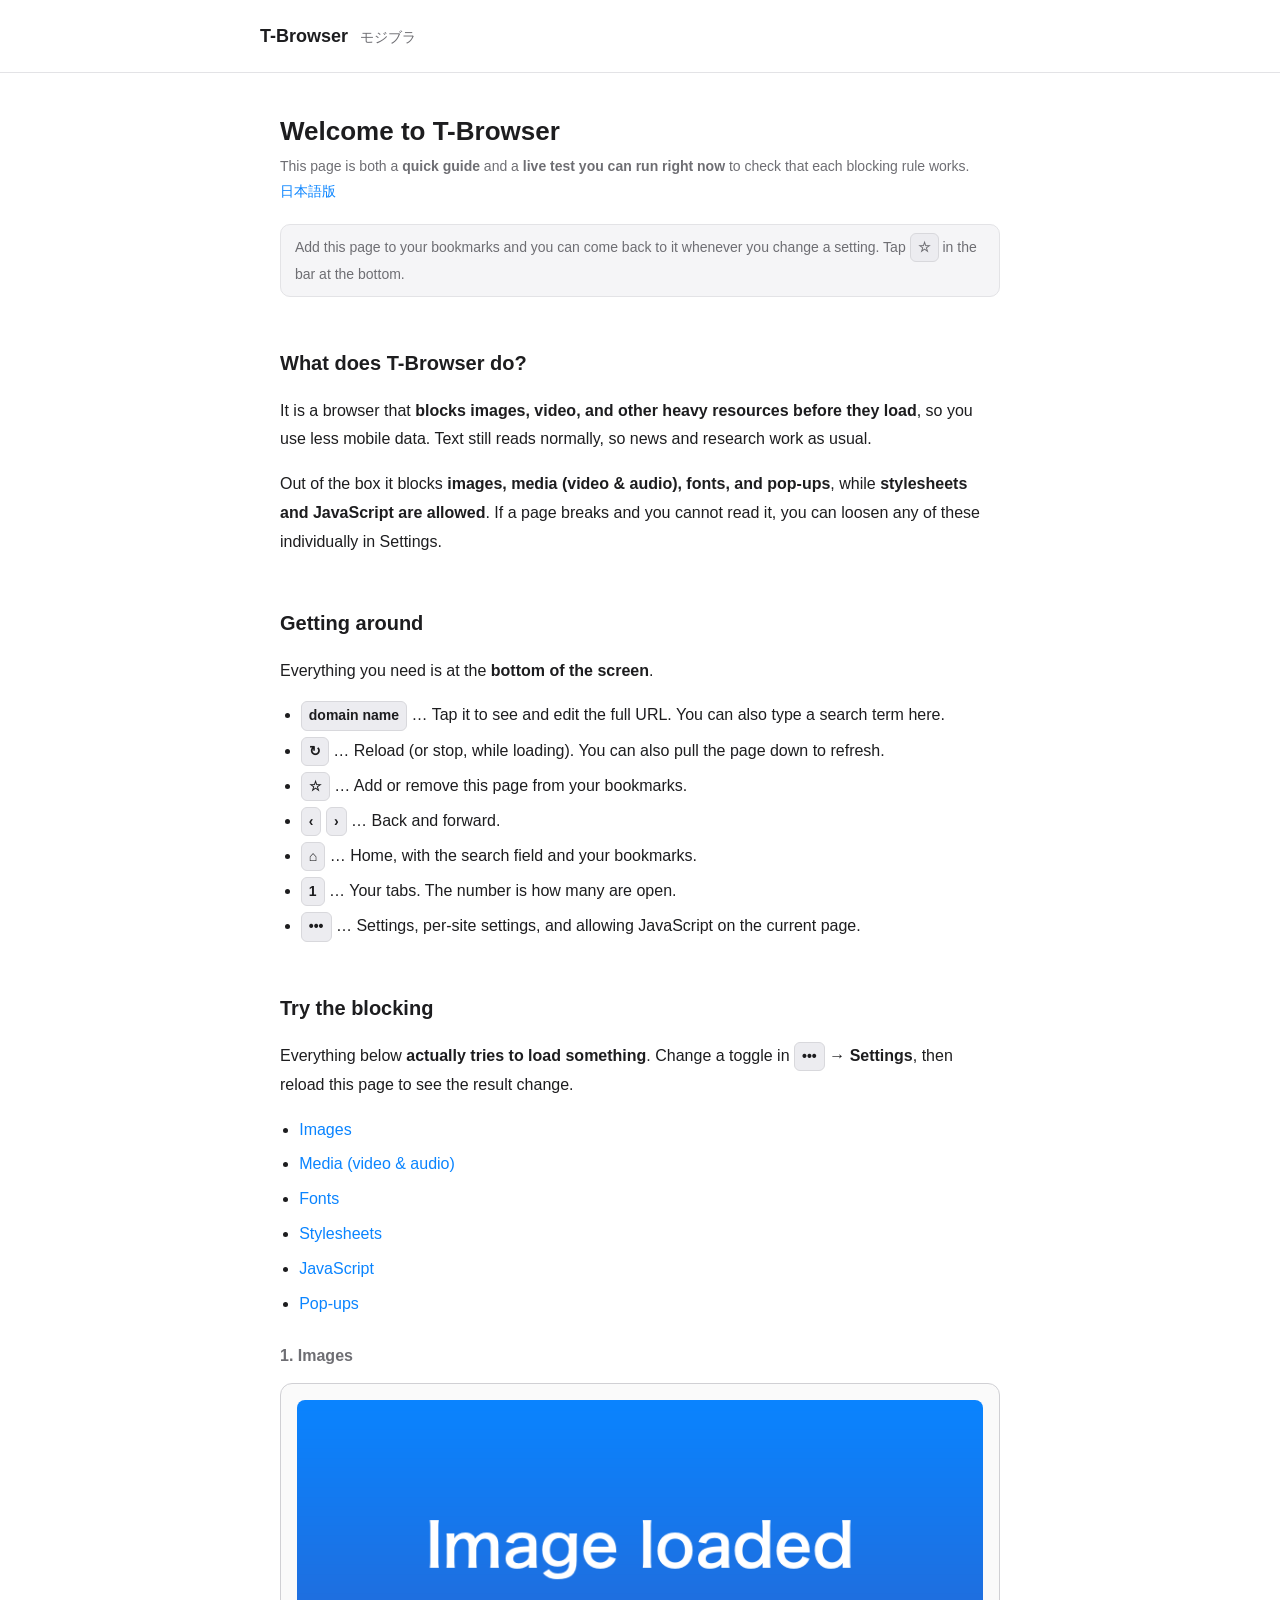
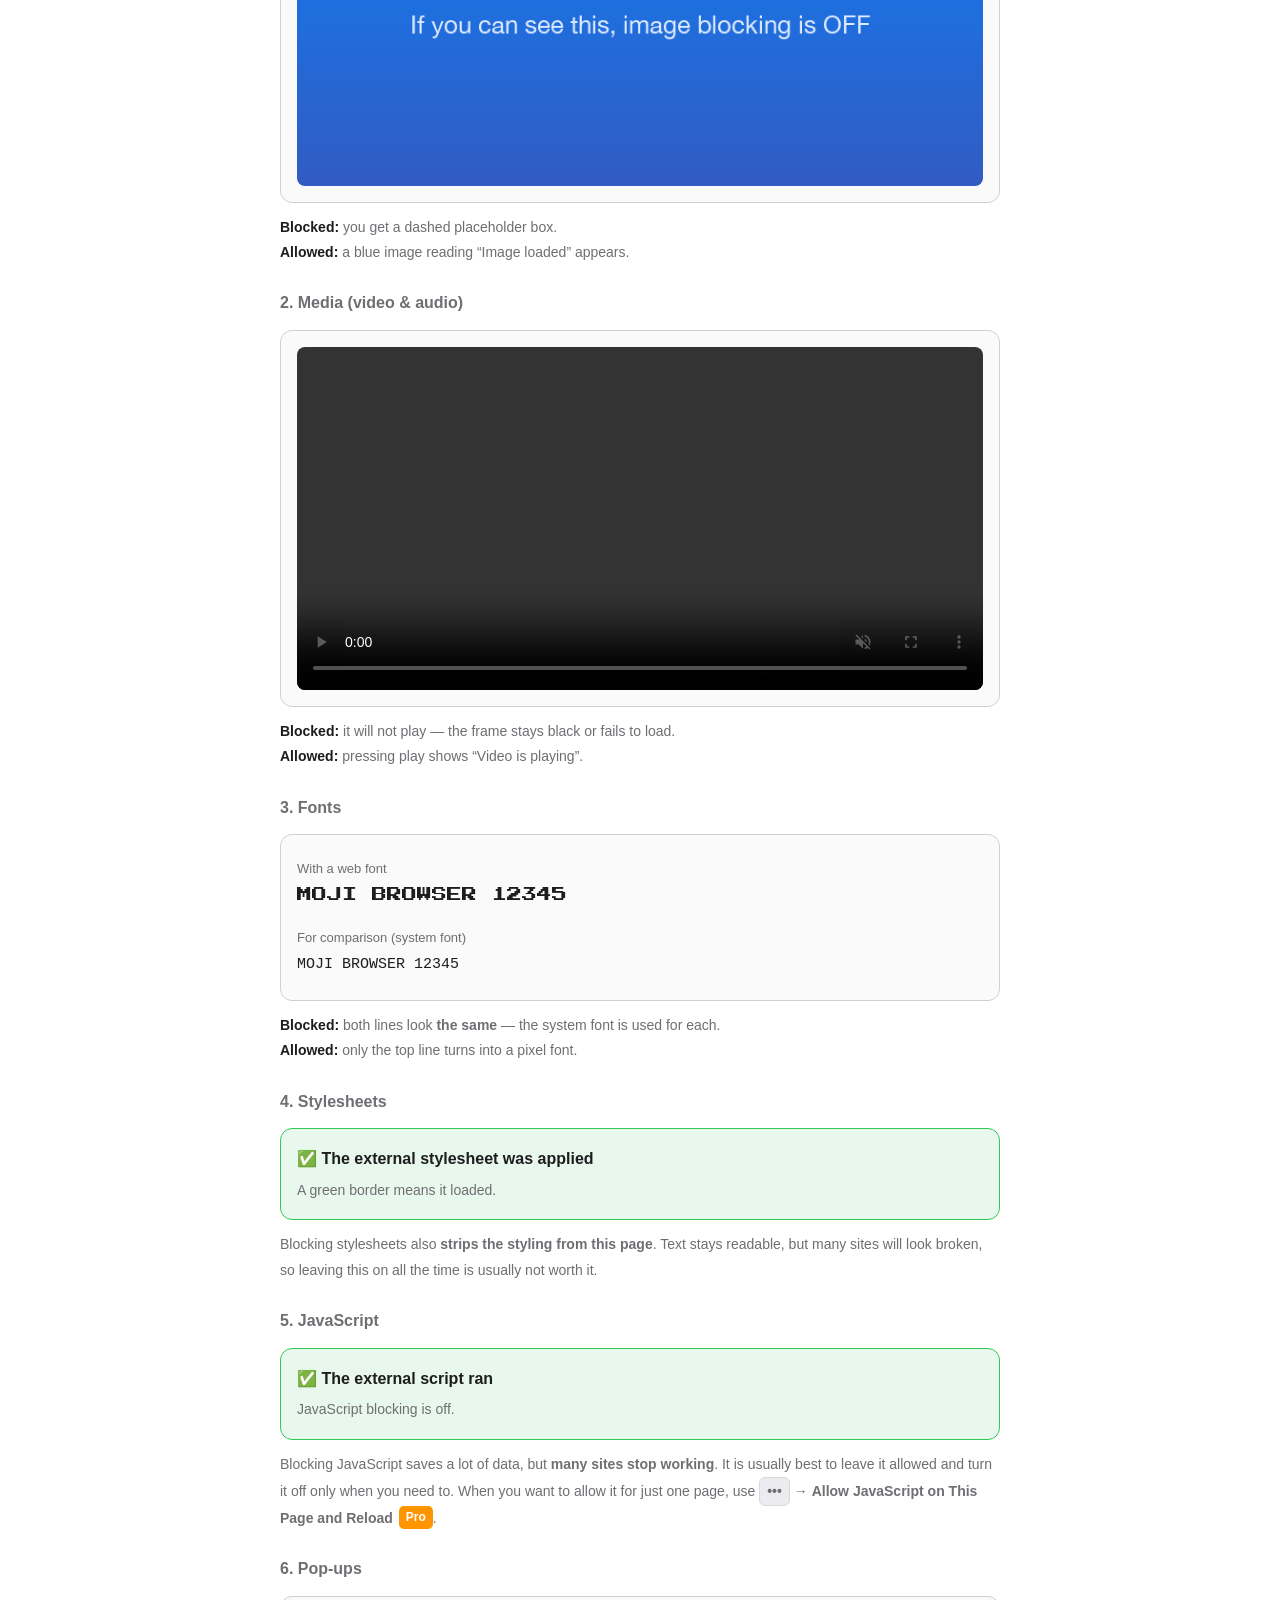
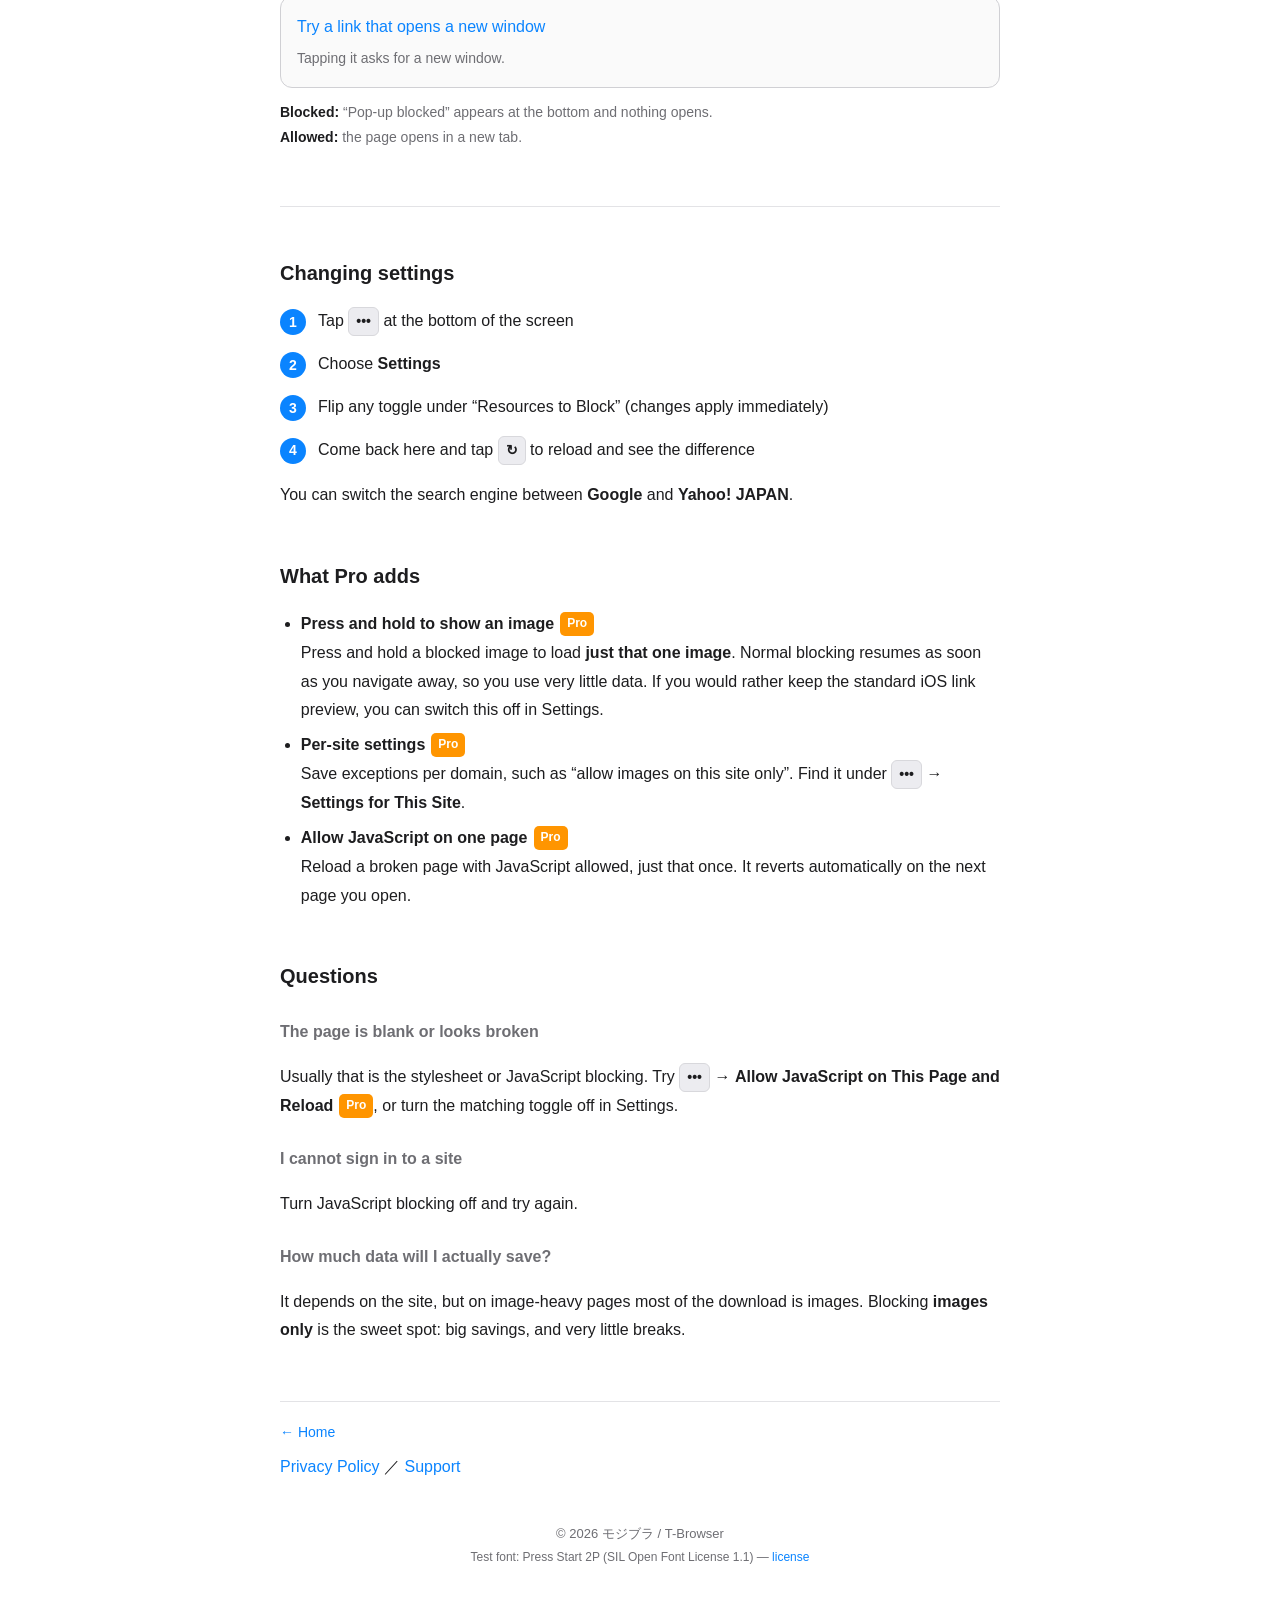
<file: welcome-en.html>
<!DOCTYPE html>
<html lang="en">
<head>
<meta charset="utf-8">
<meta name="viewport" content="width=device-width, initial-scale=1">
<title>Getting Started / T-Browser</title>
<link rel="stylesheet" href="style.css">
<link rel="stylesheet" href="assets/test-style.css">
<style>
  /* テスト用の見た目は内部スタイルに置く。
     スタイルシートをブロックしてもこのページが読める状態を保つため。 */
  @font-face {
    font-family: "MojiTestFont";
    src: url("assets/test-font.woff2") format("woff2");
    font-display: block;
  }
  .steps { counter-reset: step; padding-left: 0; list-style: none; }
  .steps li {
    counter-increment: step; position: relative;
    padding-left: 38px; margin: 14px 0;
  }
  .steps li::before {
    content: counter(step);
    position: absolute; left: 0; top: 2px;
    width: 26px; height: 26px; border-radius: 13px;
    background: #0a84ff; color: #fff;
    font-size: 14px; font-weight: 700;
    display: flex; align-items: center; justify-content: center;
  }
  .test-box {
    border: 1px solid #d0d0d4; border-radius: 12px;
    padding: 16px; margin: 12px 0;
    background: #fafafa;
    display: flex; flex-direction: column; gap: 4px;
  }
  .test-box.ok { border-color: #34c759; background: #e8f8ed; }
  .test-box .note { font-size: 14px; color: #6e6e73; }
  .test-box img, .test-box video {
    max-width: 100%; height: auto; border-radius: 8px; display: block;
  }
  .font-line { font-size: 15px; margin: 6px 0; }
  .font-line .label { color: #6e6e73; font-size: 13px; display: block; }
  .font-webfont { font-family: "MojiTestFont", ui-monospace, monospace; }
  .font-plain { font-family: ui-monospace, "SFMono-Regular", Menlo, monospace; }
  #css-test .on { display: none; }
  #css-test .off { display: inline; }
  .verdict { font-size: 14px; color: #6e6e73; margin: 6px 0 0; }
  .verdict b { color: #1d1d1f; }
  .kbd {
    display: inline-block; padding: 1px 7px; border-radius: 6px;
    background: #ececf0; border: 1px solid #d8d8dc;
    font-size: 14px; font-weight: 600;
  }
  .pro-tag {
    display: inline-block; font-size: 12px; font-weight: 700;
    color: #fff; background: #ff9500;
    border-radius: 5px; padding: 1px 7px; margin-left: 6px;
    vertical-align: 2px;
  }
  .toc { padding-left: 1.2em; }
  @media (prefers-color-scheme: dark) {
    .test-box { border-color: #2c2c2e; background: #131315; }
    .test-box.ok { border-color: #34c759; background: #0e2a17; }
    .test-box .note, .font-line .label, .verdict { color: #98989d; }
    .verdict b { color: #f5f5f7; }
    .kbd { background: #2c2c2e; border-color: #3a3a3c; color: #f5f5f7; }
  }
</style>
</head>
<body>
<header class="site">
  <div class="inner">
    <span class="app">T-Browser</span>
    <span class="en">モジブラ</span>
  </div>
</header>

<main class="wrap">
  <h1>Welcome to T-Browser</h1>
  <p class="updated">
    This page is both a <strong>quick guide</strong> and a
    <strong>live test you can run right now</strong> to check that each blocking rule works.<br>
    <a href="welcome.html">日本語版</a>
  </p>

  <div class="lang-note">
    Add this page to your bookmarks and you can come back to it whenever you change a setting.
    Tap <span class="kbd">☆</span> in the bar at the bottom.
  </div>

  <h2>What does T-Browser do?</h2>
  <p>
    It is a browser that <strong>blocks images, video, and other heavy resources before they load</strong>,
    so you use less mobile data. Text still reads normally, so news and research work as usual.
  </p>
  <p>
    Out of the box it blocks <strong>images, media (video &amp; audio), fonts, and pop-ups</strong>,
    while <strong>stylesheets and JavaScript are allowed</strong>.
    If a page breaks and you cannot read it, you can loosen any of these individually in Settings.
  </p>

  <h2>Getting around</h2>
  <p>Everything you need is at the <strong>bottom of the screen</strong>.</p>
  <ul>
    <li><span class="kbd">domain name</span> … Tap it to see and edit the full URL. You can also type a search term here.</li>
    <li><span class="kbd">↻</span> … Reload (or stop, while loading). You can also pull the page down to refresh.</li>
    <li><span class="kbd">☆</span> … Add or remove this page from your bookmarks.</li>
    <li><span class="kbd">‹</span> <span class="kbd">›</span> … Back and forward.</li>
    <li><span class="kbd">⌂</span> … Home, with the search field and your bookmarks.</li>
    <li><span class="kbd">1</span> … Your tabs. The number is how many are open.</li>
    <li><span class="kbd">•••</span> … Settings, per-site settings, and allowing JavaScript on the current page.</li>
  </ul>

  <h2>Try the blocking</h2>
  <p>
    Everything below <strong>actually tries to load something</strong>.
    Change a toggle in <span class="kbd">•••</span> → <strong>Settings</strong>,
    then reload this page to see the result change.
  </p>
  <ul class="toc">
    <li><a href="#t-image">Images</a></li>
    <li><a href="#t-media">Media (video &amp; audio)</a></li>
    <li><a href="#t-font">Fonts</a></li>
    <li><a href="#t-css">Stylesheets</a></li>
    <li><a href="#t-js">JavaScript</a></li>
    <li><a href="#t-popup">Pop-ups</a></li>
  </ul>

  <h3 id="t-image">1. Images</h3>
  <div class="test-box">
    <img src="assets/test-image-en.png" width="720" height="405" alt="Test image">
  </div>
  <p class="verdict">
    <b>Blocked:</b> you get a dashed placeholder box.<br>
    <b>Allowed:</b> a blue image reading “Image loaded” appears.
  </p>

  <h3 id="t-media">2. Media (video &amp; audio)</h3>
  <div class="test-box">
    <video src="assets/test-video-en.mp4" width="720" height="406"
           controls muted loop playsinline preload="metadata"></video>
  </div>
  <p class="verdict">
    <b>Blocked:</b> it will not play — the frame stays black or fails to load.<br>
    <b>Allowed:</b> pressing play shows “Video is playing”.
  </p>

  <h3 id="t-font">3. Fonts</h3>
  <div class="test-box">
    <div class="font-line">
      <span class="label">With a web font</span>
      <span class="font-webfont">MOJI BROWSER 12345</span>
    </div>
    <div class="font-line">
      <span class="label">For comparison (system font)</span>
      <span class="font-plain">MOJI BROWSER 12345</span>
    </div>
  </div>
  <p class="verdict">
    <b>Blocked:</b> both lines look <strong>the same</strong> — the system font is used for each.<br>
    <b>Allowed:</b> only the top line turns into a pixel font.
  </p>

  <h3 id="t-css">4. Stylesheets</h3>
  <div class="test-box" id="css-test">
    <strong class="on">✅ The external stylesheet was applied</strong>
    <strong class="off">🚫 The external stylesheet is blocked</strong>
    <span class="note">A green border means it loaded.</span>
  </div>
  <p class="verdict">
    Blocking stylesheets also <strong>strips the styling from this page</strong>.
    Text stays readable, but many sites will look broken, so leaving this on all the time
    is usually not worth it.
  </p>

  <h3 id="t-js">5. JavaScript</h3>
  <div class="test-box" id="js-test"
       data-ok-title="The external script ran"
       data-ok-note="JavaScript blocking is off.">
    <strong>🚫 The external script is blocked</strong>
    <span class="note">Either JavaScript blocking is on, or the script could not load.</span>
  </div>
  <script src="assets/test-script.js"></script>
  <p class="verdict">
    Blocking JavaScript saves a lot of data, but <strong>many sites stop working</strong>.
    It is usually best to leave it allowed and turn it off only when you need to.
    When you want to allow it for just one page, use <span class="kbd">•••</span> →
    <strong>Allow JavaScript on This Page and Reload</strong><span class="pro-tag">Pro</span>.
  </p>

  <h3 id="t-popup">6. Pop-ups</h3>
  <div class="test-box">
    <a href="popup-target-en.html" target="_blank" rel="noopener">Try a link that opens a new window</a>
    <span class="note">Tapping it asks for a new window.</span>
  </div>
  <p class="verdict">
    <b>Blocked:</b> “Pop-up blocked” appears at the bottom and nothing opens.<br>
    <b>Allowed:</b> the page opens in a new tab.
  </p>

  <hr class="sep">

  <h2>Changing settings</h2>
  <ol class="steps">
    <li>Tap <span class="kbd">•••</span> at the bottom of the screen</li>
    <li>Choose <strong>Settings</strong></li>
    <li>Flip any toggle under “Resources to Block” (changes apply immediately)</li>
    <li>Come back here and tap <span class="kbd">↻</span> to reload and see the difference</li>
  </ol>
  <p>
    You can switch the search engine between <strong>Google</strong> and <strong>Yahoo! JAPAN</strong>.
  </p>

  <h2>What Pro adds</h2>
  <ul>
    <li><strong>Press and hold to show an image</strong><span class="pro-tag">Pro</span><br>
      Press and hold a blocked image to load <strong>just that one image</strong>.
      Normal blocking resumes as soon as you navigate away, so you use very little data.
      If you would rather keep the standard iOS link preview, you can switch this off in Settings.</li>
    <li><strong>Per-site settings</strong><span class="pro-tag">Pro</span><br>
      Save exceptions per domain, such as “allow images on this site only”.
      Find it under <span class="kbd">•••</span> → <strong>Settings for This Site</strong>.</li>
    <li><strong>Allow JavaScript on one page</strong><span class="pro-tag">Pro</span><br>
      Reload a broken page with JavaScript allowed, just that once.
      It reverts automatically on the next page you open.</li>
  </ul>

  <h2>Questions</h2>
  <h3>The page is blank or looks broken</h3>
  <p>
    Usually that is the stylesheet or JavaScript blocking. Try
    <span class="kbd">•••</span> → <strong>Allow JavaScript on This Page and Reload</strong><span class="pro-tag">Pro</span>,
    or turn the matching toggle off in Settings.
  </p>
  <h3>I cannot sign in to a site</h3>
  <p>Turn JavaScript blocking off and try again.</p>
  <h3>How much data will I actually save?</h3>
  <p>
    It depends on the site, but on image-heavy pages most of the download is images.
    Blocking <strong>images only</strong> is the sweet spot: big savings, and very little breaks.
  </p>

  <hr class="sep">
  <p>
    <a class="backlink" href="index.html">← Home</a><br>
    <a href="privacy.html">Privacy Policy</a> ／
    <a href="support.html">Support</a>
  </p>

  <footer>
    © 2026 モジブラ / T-Browser<br>
    <span style="font-size:12px">
      Test font: Press Start 2P (SIL Open Font License 1.1) —
      <a href="assets/OFL.txt">license</a>
    </span>
  </footer>
</main>
</body>
</html>
</file>
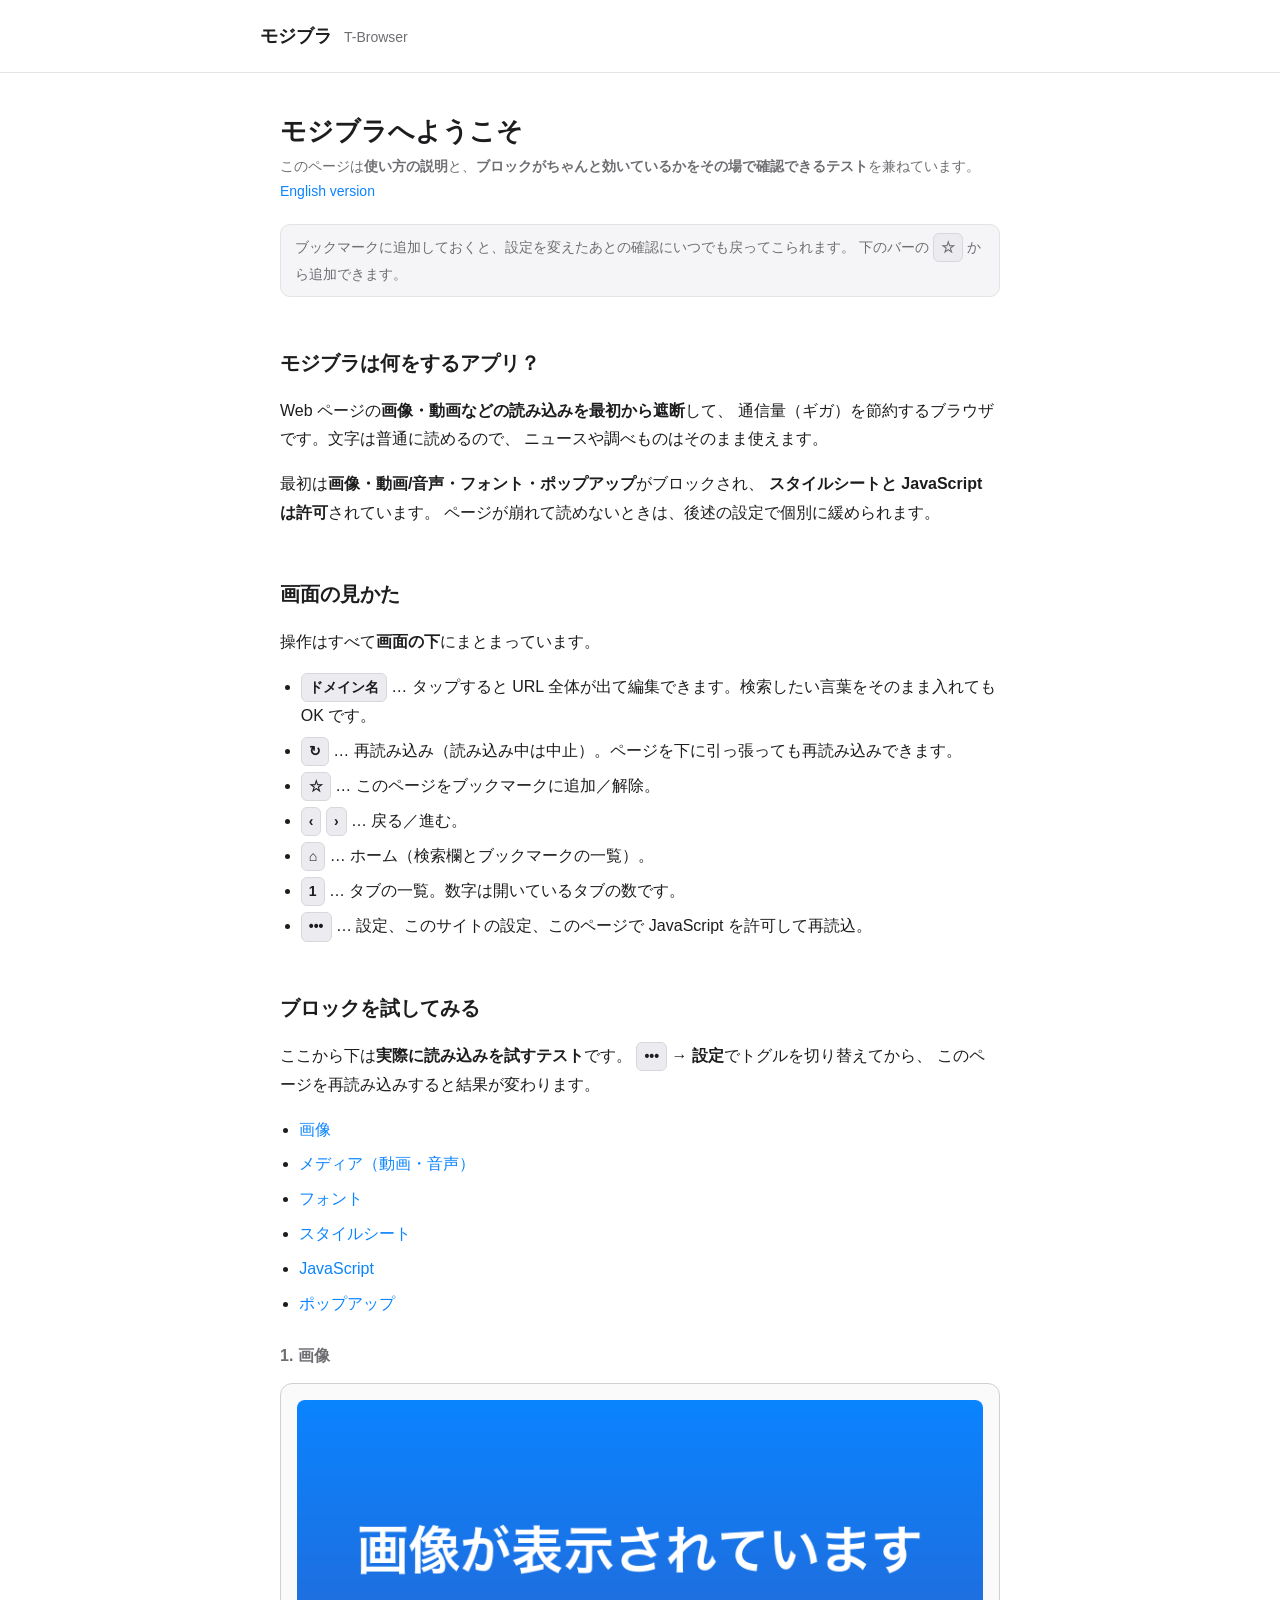
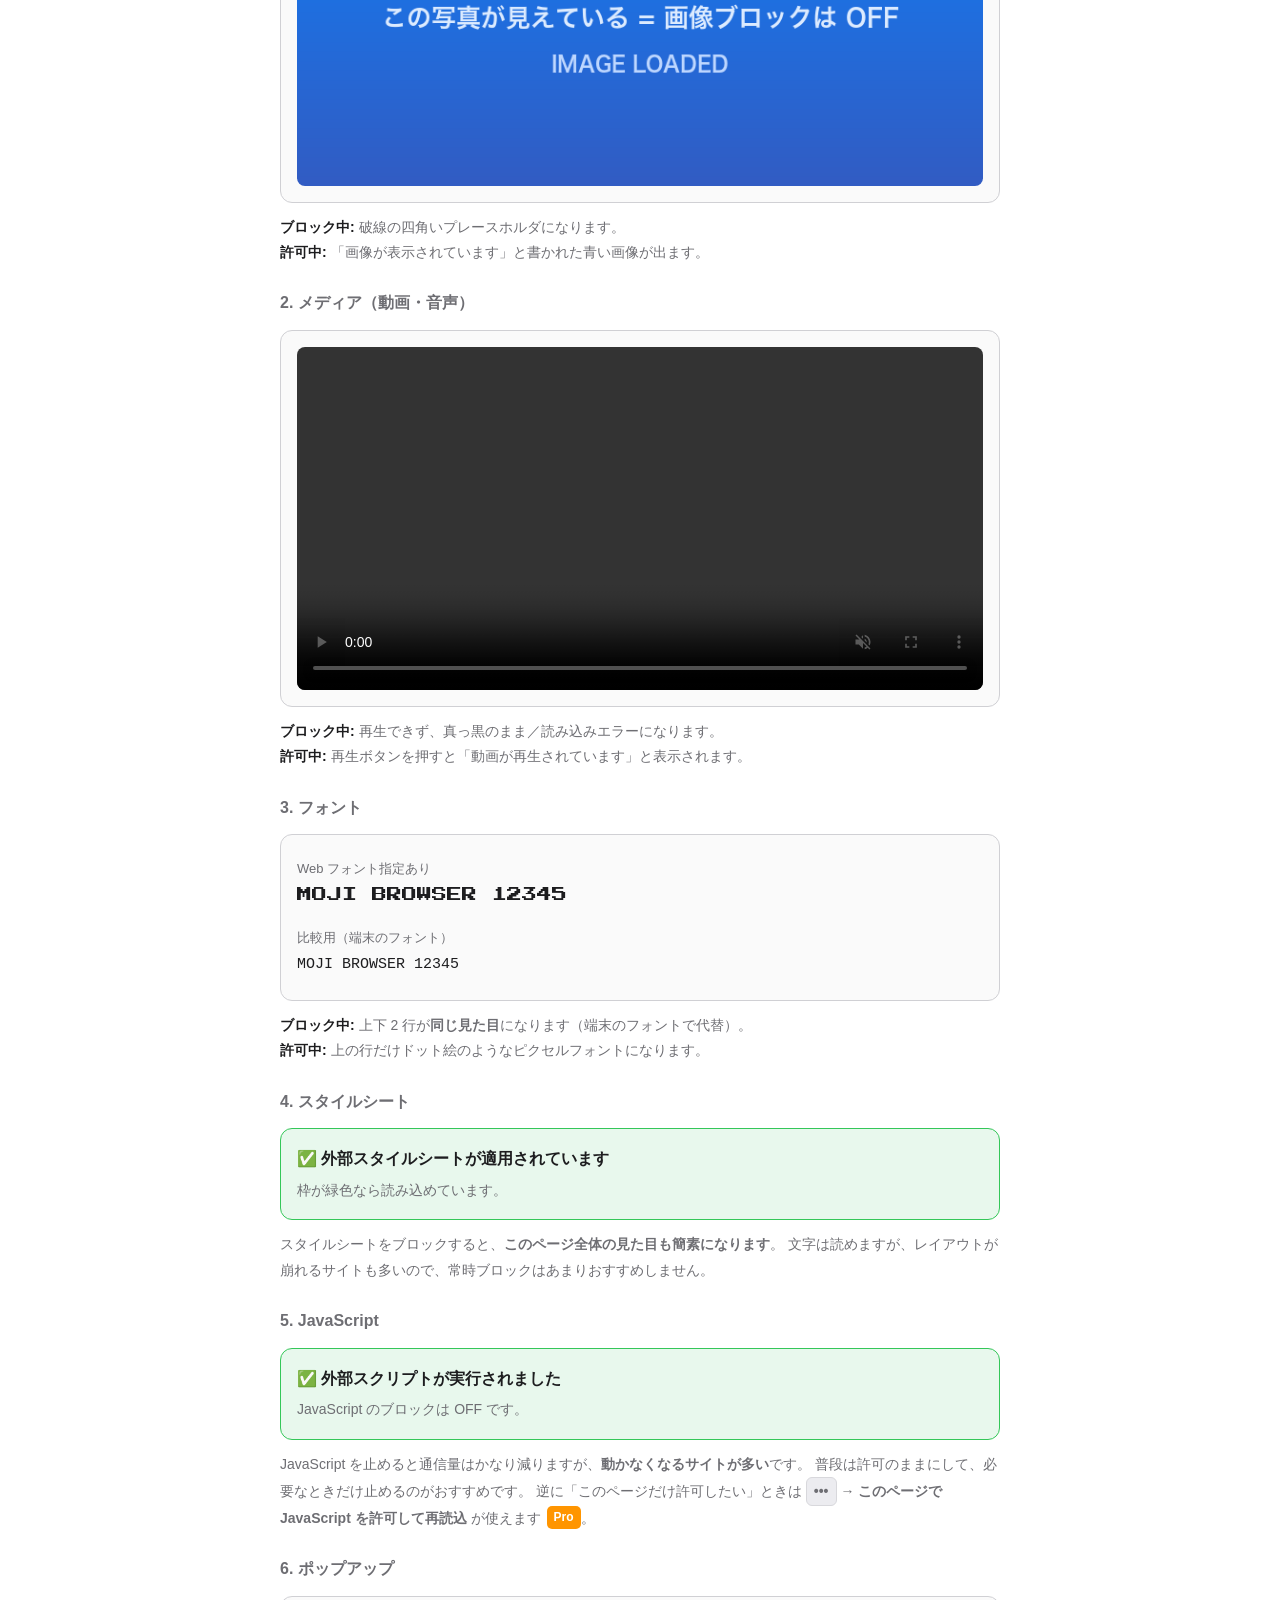
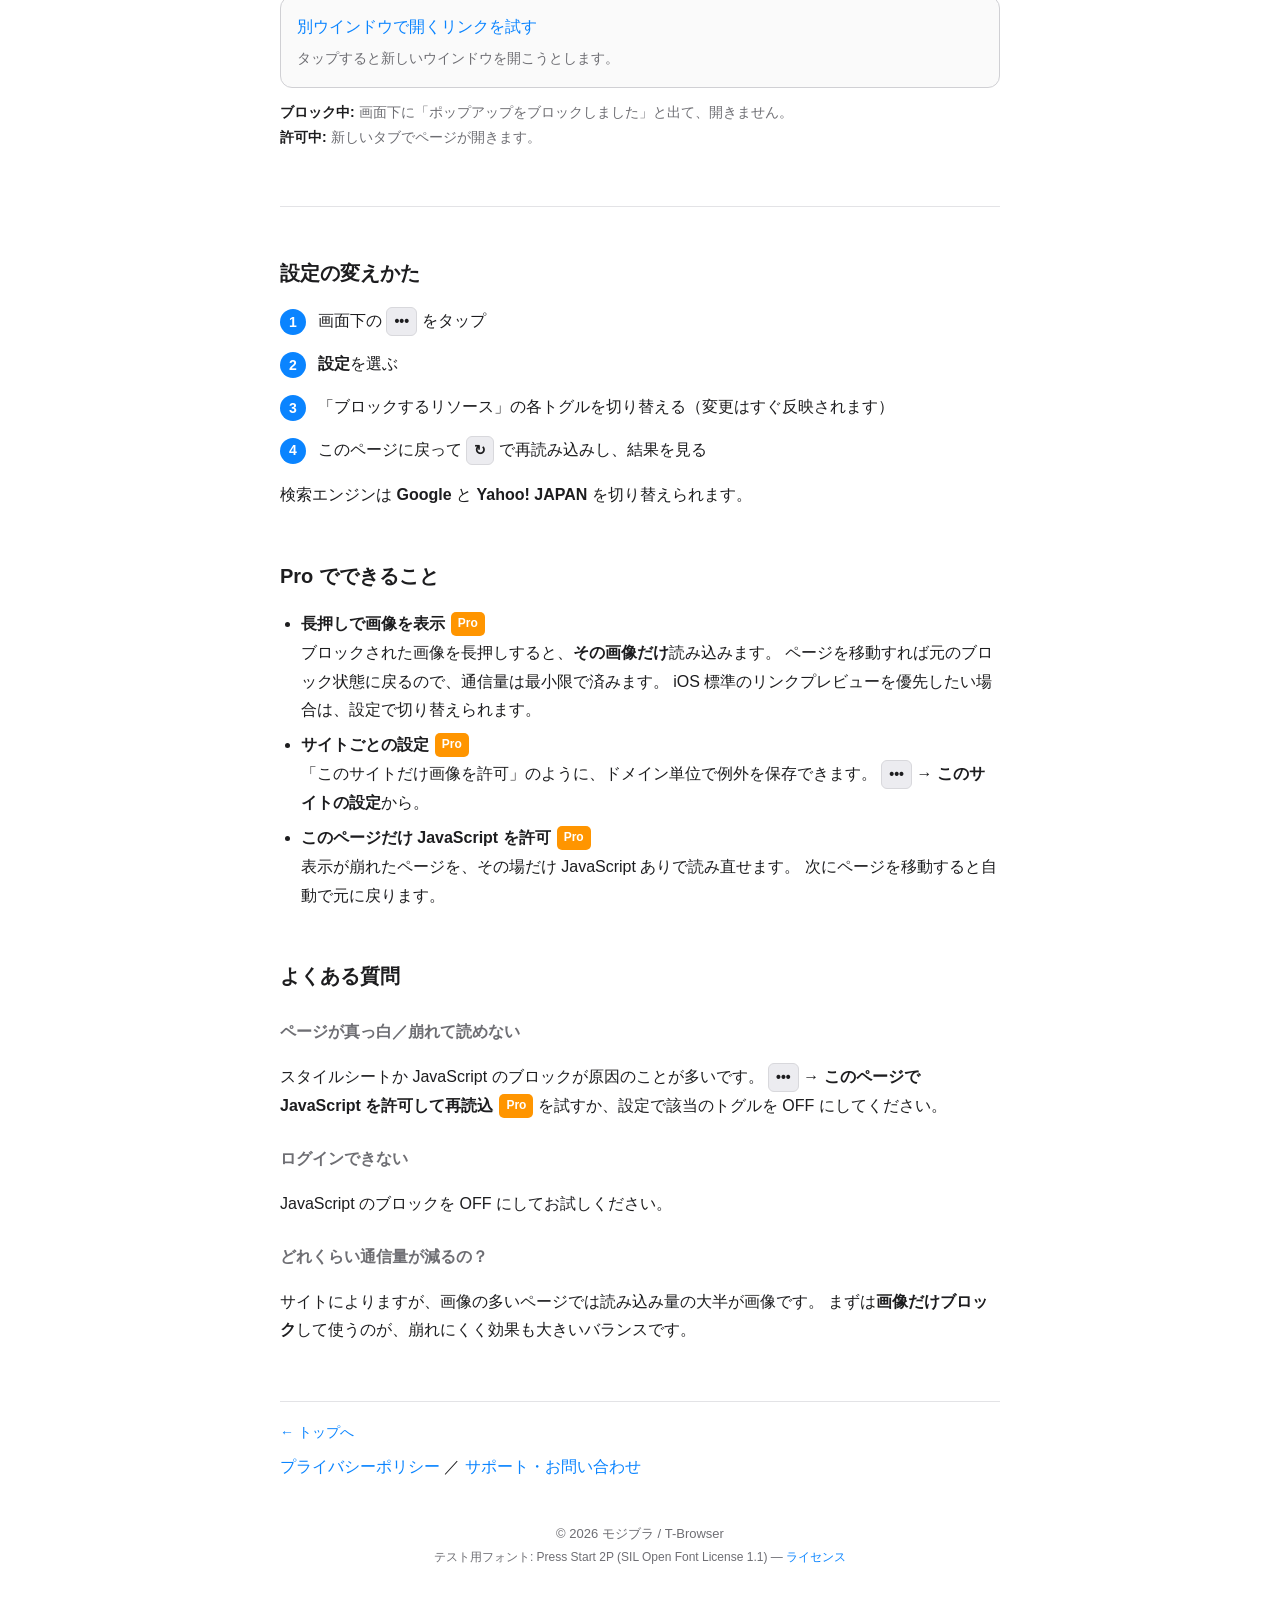
<file: welcome.html>
<!DOCTYPE html>
<html lang="ja">
<head>
<meta charset="utf-8">
<meta name="viewport" content="width=device-width, initial-scale=1">
<title>使い方 / モジブラ</title>
<link rel="stylesheet" href="style.css">
<link rel="stylesheet" href="assets/test-style.css">
<style>
  /* テスト用の見た目は内部スタイルに置く。
     スタイルシートをブロックしてもこのページが読める状態を保つため。 */
  @font-face {
    font-family: "MojiTestFont";
    src: url("assets/test-font.woff2") format("woff2");
    font-display: block;
  }
  .steps { counter-reset: step; padding-left: 0; list-style: none; }
  .steps li {
    counter-increment: step; position: relative;
    padding-left: 38px; margin: 14px 0;
  }
  .steps li::before {
    content: counter(step);
    position: absolute; left: 0; top: 2px;
    width: 26px; height: 26px; border-radius: 13px;
    background: #0a84ff; color: #fff;
    font-size: 14px; font-weight: 700;
    display: flex; align-items: center; justify-content: center;
  }
  .test-box {
    border: 1px solid #d0d0d4; border-radius: 12px;
    padding: 16px; margin: 12px 0;
    background: #fafafa;
    display: flex; flex-direction: column; gap: 4px;
  }
  .test-box.ok { border-color: #34c759; background: #e8f8ed; }
  .test-box .note { font-size: 14px; color: #6e6e73; }
  .test-box img, .test-box video {
    max-width: 100%; height: auto; border-radius: 8px; display: block;
  }
  .font-line { font-size: 15px; margin: 6px 0; }
  .font-line .label { color: #6e6e73; font-size: 13px; display: block; }
  .font-webfont { font-family: "MojiTestFont", ui-monospace, monospace; }
  .font-plain { font-family: ui-monospace, "SFMono-Regular", Menlo, monospace; }
  #css-test .on { display: none; }
  #css-test .off { display: inline; }
  .verdict { font-size: 14px; color: #6e6e73; margin: 6px 0 0; }
  .verdict b { color: #1d1d1f; }
  .kbd {
    display: inline-block; padding: 1px 7px; border-radius: 6px;
    background: #ececf0; border: 1px solid #d8d8dc;
    font-size: 14px; font-weight: 600;
  }
  .pro-tag {
    display: inline-block; font-size: 12px; font-weight: 700;
    color: #fff; background: #ff9500;
    border-radius: 5px; padding: 1px 7px; margin-left: 6px;
    vertical-align: 2px;
  }
  .toc { padding-left: 1.2em; }
  @media (prefers-color-scheme: dark) {
    .test-box { border-color: #2c2c2e; background: #131315; }
    .test-box.ok { border-color: #34c759; background: #0e2a17; }
    .test-box .note, .font-line .label, .verdict { color: #98989d; }
    .verdict b { color: #f5f5f7; }
    .kbd { background: #2c2c2e; border-color: #3a3a3c; color: #f5f5f7; }
  }
</style>
</head>
<body>
<header class="site">
  <div class="inner">
    <span class="app">モジブラ</span>
    <span class="en">T-Browser</span>
  </div>
</header>

<main class="wrap">
  <h1>モジブラへようこそ</h1>
  <p class="updated">
    このページは<strong>使い方の説明</strong>と、<strong>ブロックがちゃんと効いているかをその場で確認できるテスト</strong>を兼ねています。<br>
    <a href="welcome-en.html">English version</a>
  </p>

  <div class="lang-note">
    ブックマークに追加しておくと、設定を変えたあとの確認にいつでも戻ってこられます。
    下のバーの <span class="kbd">☆</span> から追加できます。
  </div>

  <h2>モジブラは何をするアプリ？</h2>
  <p>
    Web ページの<strong>画像・動画などの読み込みを最初から遮断</strong>して、
    通信量（ギガ）を節約するブラウザです。文字は普通に読めるので、
    ニュースや調べものはそのまま使えます。
  </p>
  <p>
    最初は<strong>画像・動画/音声・フォント・ポップアップ</strong>がブロックされ、
    <strong>スタイルシートと JavaScript は許可</strong>されています。
    ページが崩れて読めないときは、後述の設定で個別に緩められます。
  </p>

  <h2>画面の見かた</h2>
  <p>操作はすべて<strong>画面の下</strong>にまとまっています。</p>
  <ul>
    <li><span class="kbd">ドメイン名</span> … タップすると URL 全体が出て編集できます。検索したい言葉をそのまま入れても OK です。</li>
    <li><span class="kbd">↻</span> … 再読み込み（読み込み中は中止）。ページを下に引っ張っても再読み込みできます。</li>
    <li><span class="kbd">☆</span> … このページをブックマークに追加／解除。</li>
    <li><span class="kbd">‹</span> <span class="kbd">›</span> … 戻る／進む。</li>
    <li><span class="kbd">⌂</span> … ホーム（検索欄とブックマークの一覧）。</li>
    <li><span class="kbd">1</span> … タブの一覧。数字は開いているタブの数です。</li>
    <li><span class="kbd">•••</span> … 設定、このサイトの設定、このページで JavaScript を許可して再読込。</li>
  </ul>

  <h2>ブロックを試してみる</h2>
  <p>
    ここから下は<strong>実際に読み込みを試すテスト</strong>です。
    <span class="kbd">•••</span> → <strong>設定</strong>でトグルを切り替えてから、
    このページを再読み込みすると結果が変わります。
  </p>
  <ul class="toc">
    <li><a href="#t-image">画像</a></li>
    <li><a href="#t-media">メディア（動画・音声）</a></li>
    <li><a href="#t-font">フォント</a></li>
    <li><a href="#t-css">スタイルシート</a></li>
    <li><a href="#t-js">JavaScript</a></li>
    <li><a href="#t-popup">ポップアップ</a></li>
  </ul>

  <h3 id="t-image">1. 画像</h3>
  <div class="test-box">
    <img src="assets/test-image.png" width="720" height="405" alt="テスト画像">
  </div>
  <p class="verdict">
    <b>ブロック中:</b> 破線の四角いプレースホルダになります。<br>
    <b>許可中:</b> 「画像が表示されています」と書かれた青い画像が出ます。
  </p>

  <h3 id="t-media">2. メディア（動画・音声）</h3>
  <div class="test-box">
    <video src="assets/test-video.mp4" width="720" height="406"
           controls muted loop playsinline preload="metadata"></video>
  </div>
  <p class="verdict">
    <b>ブロック中:</b> 再生できず、真っ黒のまま／読み込みエラーになります。<br>
    <b>許可中:</b> 再生ボタンを押すと「動画が再生されています」と表示されます。
  </p>

  <h3 id="t-font">3. フォント</h3>
  <div class="test-box">
    <div class="font-line">
      <span class="label">Web フォント指定あり</span>
      <span class="font-webfont">MOJI BROWSER 12345</span>
    </div>
    <div class="font-line">
      <span class="label">比較用（端末のフォント）</span>
      <span class="font-plain">MOJI BROWSER 12345</span>
    </div>
  </div>
  <p class="verdict">
    <b>ブロック中:</b> 上下 2 行が<strong>同じ見た目</strong>になります（端末のフォントで代替）。<br>
    <b>許可中:</b> 上の行だけドット絵のようなピクセルフォントになります。
  </p>

  <h3 id="t-css">4. スタイルシート</h3>
  <div class="test-box" id="css-test">
    <strong class="on">✅ 外部スタイルシートが適用されています</strong>
    <strong class="off">🚫 外部スタイルシートはブロックされています</strong>
    <span class="note">枠が緑色なら読み込めています。</span>
  </div>
  <p class="verdict">
    スタイルシートをブロックすると、<strong>このページ全体の見た目も簡素になります</strong>。
    文字は読めますが、レイアウトが崩れるサイトも多いので、常時ブロックはあまりおすすめしません。
  </p>

  <h3 id="t-js">5. JavaScript</h3>
  <div class="test-box" id="js-test"
       data-ok-title="外部スクリプトが実行されました"
       data-ok-note="JavaScript のブロックは OFF です。">
    <strong>🚫 外部スクリプトはブロックされています</strong>
    <span class="note">JavaScript のブロックが ON か、スクリプトを読み込めませんでした。</span>
  </div>
  <script src="assets/test-script.js"></script>
  <p class="verdict">
    JavaScript を止めると通信量はかなり減りますが、<strong>動かなくなるサイトが多い</strong>です。
    普段は許可のままにして、必要なときだけ止めるのがおすすめです。
    逆に「このページだけ許可したい」ときは <span class="kbd">•••</span> →
    <strong>このページで JavaScript を許可して再読込</strong> が使えます<span class="pro-tag">Pro</span>。
  </p>

  <h3 id="t-popup">6. ポップアップ</h3>
  <div class="test-box">
    <a href="popup-target.html" target="_blank" rel="noopener">別ウインドウで開くリンクを試す</a>
    <span class="note">タップすると新しいウインドウを開こうとします。</span>
  </div>
  <p class="verdict">
    <b>ブロック中:</b> 画面下に「ポップアップをブロックしました」と出て、開きません。<br>
    <b>許可中:</b> 新しいタブでページが開きます。
  </p>

  <hr class="sep">

  <h2>設定の変えかた</h2>
  <ol class="steps">
    <li>画面下の <span class="kbd">•••</span> をタップ</li>
    <li><strong>設定</strong>を選ぶ</li>
    <li>「ブロックするリソース」の各トグルを切り替える（変更はすぐ反映されます）</li>
    <li>このページに戻って <span class="kbd">↻</span> で再読み込みし、結果を見る</li>
  </ol>
  <p>
    検索エンジンは <strong>Google</strong> と <strong>Yahoo! JAPAN</strong> を切り替えられます。
  </p>

  <h2>Pro でできること</h2>
  <ul>
    <li><strong>長押しで画像を表示</strong><span class="pro-tag">Pro</span><br>
      ブロックされた画像を長押しすると、<strong>その画像だけ</strong>読み込みます。
      ページを移動すれば元のブロック状態に戻るので、通信量は最小限で済みます。
      iOS 標準のリンクプレビューを優先したい場合は、設定で切り替えられます。</li>
    <li><strong>サイトごとの設定</strong><span class="pro-tag">Pro</span><br>
      「このサイトだけ画像を許可」のように、ドメイン単位で例外を保存できます。
      <span class="kbd">•••</span> → <strong>このサイトの設定</strong>から。</li>
    <li><strong>このページだけ JavaScript を許可</strong><span class="pro-tag">Pro</span><br>
      表示が崩れたページを、その場だけ JavaScript ありで読み直せます。
      次にページを移動すると自動で元に戻ります。</li>
  </ul>

  <h2>よくある質問</h2>
  <h3>ページが真っ白／崩れて読めない</h3>
  <p>
    スタイルシートか JavaScript のブロックが原因のことが多いです。
    <span class="kbd">•••</span> → <strong>このページで JavaScript を許可して再読込</strong><span class="pro-tag">Pro</span>
    を試すか、設定で該当のトグルを OFF にしてください。
  </p>
  <h3>ログインできない</h3>
  <p>JavaScript のブロックを OFF にしてお試しください。</p>
  <h3>どれくらい通信量が減るの？</h3>
  <p>
    サイトによりますが、画像の多いページでは読み込み量の大半が画像です。
    まずは<strong>画像だけブロック</strong>して使うのが、崩れにくく効果も大きいバランスです。
  </p>

  <hr class="sep">
  <p>
    <a class="backlink" href="index.html">← トップへ</a><br>
    <a href="privacy.html">プライバシーポリシー</a> ／
    <a href="support.html">サポート・お問い合わせ</a>
  </p>

  <footer>
    © 2026 モジブラ / T-Browser<br>
    <span style="font-size:12px">
      テスト用フォント: Press Start 2P (SIL Open Font License 1.1) —
      <a href="assets/OFL.txt">ライセンス</a>
    </span>
  </footer>
</main>
</body>
</html>
</file>
<file: style.css>
:root {
  --bg: #ffffff;
  --surface: #f5f5f7;
  --text: #1d1d1f;
  --muted: #6e6e73;
  --border: #e3e3e6;
  --accent: #0a84ff;
  --maxw: 760px;
}
@media (prefers-color-scheme: dark) {
  :root {
    --bg: #000000;
    --surface: #1c1c1e;
    --text: #f5f5f7;
    --muted: #98989d;
    --border: #2c2c2e;
    --accent: #0a84ff;
  }
}

* { box-sizing: border-box; }
html { -webkit-text-size-adjust: 100%; }
body {
  margin: 0;
  font-family: -apple-system, BlinkMacSystemFont, "Hiragino Sans", "Hiragino Kaku Gothic ProN", "Noto Sans JP", "Yu Gothic", Meiryo, sans-serif;
  background: var(--bg);
  color: var(--text);
  line-height: 1.8;
  font-size: 16px;
  word-break: break-word;
}

.wrap {
  max-width: var(--maxw);
  margin: 0 auto;
  padding: 32px 20px 80px;
}

header.site {
  border-bottom: 1px solid var(--border);
  padding: 20px;
}
header.site .inner {
  max-width: var(--maxw);
  margin: 0 auto;
  display: flex;
  align-items: baseline;
  gap: 12px;
  flex-wrap: wrap;
}
header.site .app { font-weight: 700; font-size: 18px; }
header.site .en { color: var(--muted); font-size: 14px; }

h1 { font-size: 26px; line-height: 1.4; margin: 8px 0 4px; }
h2 { font-size: 20px; margin: 40px 0 10px; padding-top: 8px; }
h3 { font-size: 16px; margin: 24px 0 6px; color: var(--muted); font-weight: 700; }
p, li { font-size: 16px; }
ul { padding-left: 1.3em; }
li { margin: 6px 0; }
.updated { color: var(--muted); font-size: 14px; margin-top: 0; }
a { color: var(--accent); text-decoration: none; }
a:hover { text-decoration: underline; }

.card {
  display: block;
  background: var(--surface);
  border: 1px solid var(--border);
  border-radius: 14px;
  padding: 18px 20px;
  margin: 14px 0;
  color: inherit;
}
.card:hover { border-color: var(--accent); text-decoration: none; }
.card .t { font-weight: 700; font-size: 17px; }
.card .d { color: var(--muted); font-size: 14px; margin-top: 4px; }

.lang-note {
  background: var(--surface);
  border: 1px solid var(--border);
  border-radius: 10px;
  padding: 8px 14px;
  font-size: 14px;
  color: var(--muted);
  margin: 20px 0;
}
.sep { border: none; border-top: 1px solid var(--border); margin: 56px 0 8px; }
footer {
  color: var(--muted);
  font-size: 13px;
  text-align: center;
  padding: 24px 20px 48px;
}
.backlink { display: inline-block; margin-bottom: 8px; font-size: 14px; }
</file>
<file: assets/test-style.css>
/* スタイルシートのブロック検証用。
   このファイルが読み込めた＝スタイルシートはブロックされていない。 */
#css-test {
  background: #e8f8ed !important;
  border-color: #34c759 !important;
}
#css-test .on { display: inline !important; }
#css-test .off { display: none !important; }
@media (prefers-color-scheme: dark) {
  #css-test { background: #0e2a17 !important; }
}
</file>
